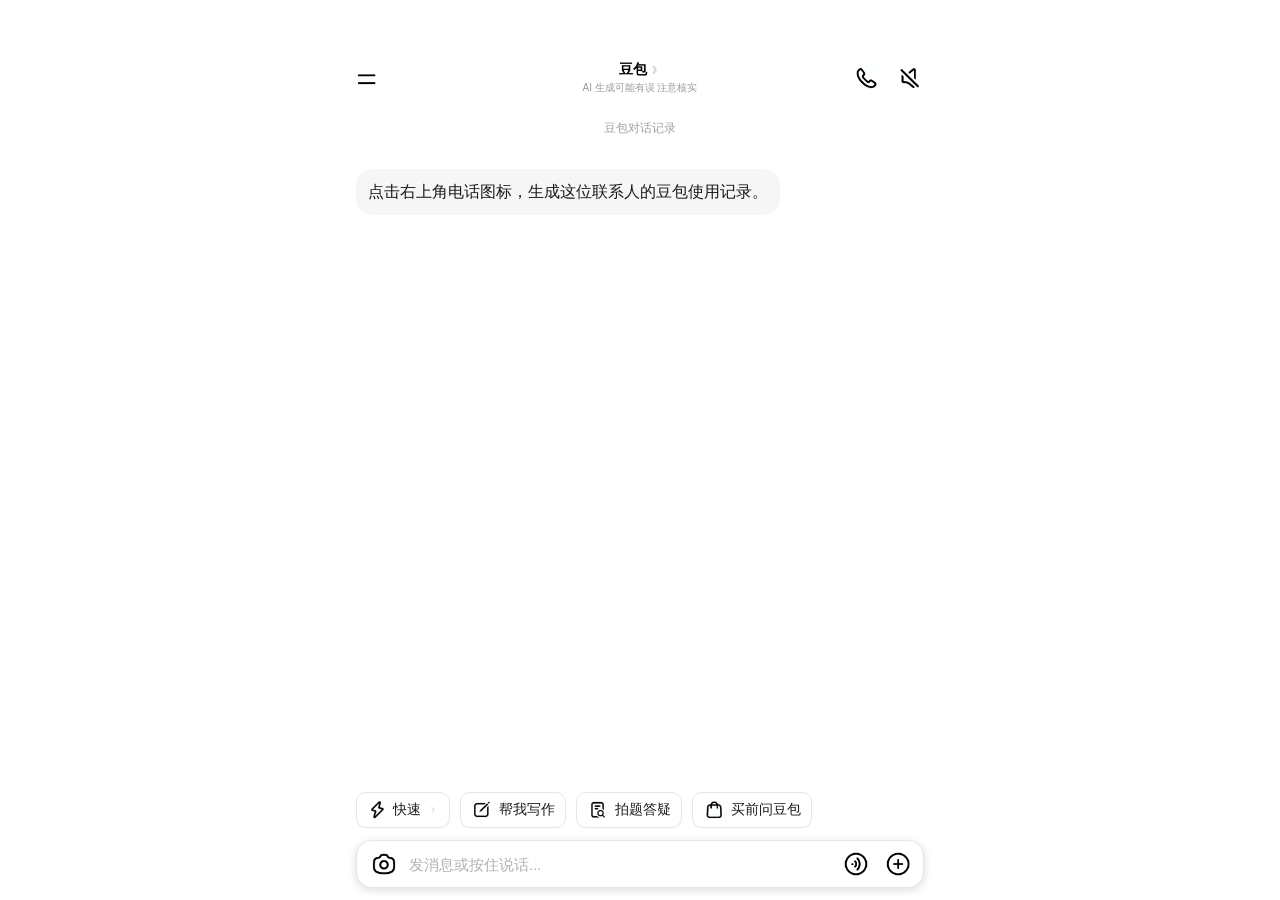
<file: doubao_clone.html>
<!DOCTYPE html>
<html lang="zh-CN">
<head>
    <meta charset="UTF-8">
    <meta name="viewport" content="width=device-width, initial-scale=1.0, maximum-scale=1.0, user-scalable=no">
    <title>Doubao UI Clone</title>
    <style>
        * { box-sizing: border-box; margin: 0; padding: 0; -webkit-tap-highlight-color: transparent; }
        body { font-family: -apple-system, BlinkMacSystemFont, "PingFang SC", "Helvetica Neue", STHeiti, "Microsoft Yahei", Tahoma, Simsun, sans-serif; background-color: #ffffff; overflow: hidden; height: 100vh; display: flex; flex-direction: column; color: #1a1a1a; }
        .app-container { position: relative; width: 100%; height: 100%; display: flex; flex-direction: column; max-width: 600px; margin: 0 auto; background-color: #ffffff; overflow: hidden; }
        .header { position: relative; display: flex; align-items: center; justify-content: space-between; padding: 60px 16px 12px; background: #fff; z-index: 10; height: 108px; flex-shrink: 0; }
        .header-left { display: flex; align-items: center; cursor: pointer; width: 40px; }
        .header-center { position: absolute; left: 50%; transform: translateX(-50%); display: flex; flex-direction: column; align-items: center; cursor: pointer; white-space: nowrap; }
        .header-title { font-size: 14px; font-weight: 600; color: #000; display: flex; align-items: center; gap: 2px; }
        .header-subtitle { font-size: 10px; color: #999; margin-top: 2px; }
        .header-right { display: flex; align-items: center; gap: 16px; width: auto; min-width: calc(var(--phone-w) + var(--mute-w) + 16px); justify-content: flex-end; flex-shrink: 0; }
        .chat-container { flex: 1 1 auto; min-height: 0; overflow-y: auto; padding: 16px 16px 124px; display: flex; flex-direction: column; gap: 24px; -webkit-overflow-scrolling: touch; overscroll-behavior-y: contain; touch-action: pan-y; }
        .chat-container::-webkit-scrollbar { display: none; }
        .message { display: flex; flex-direction: column; max-width: 88%; }
        .message-left { align-self: flex-start; }
        .message-right { align-self: flex-end; align-items: flex-end; }
        .bubble { padding: 10px 12px; font-size: 16px; line-height: 1.6; word-wrap: break-word; }
        .bubble-left { background-color: #f6f6f6; color: #1a1a1a; border-radius: 16px; }
        .bubble-right { background-color: #0071fe; color: #fff; border-radius: 16px; }
        .inline-code { background-color: #dededd; padding: 2px 6px; border-radius: 4px; font-family: ui-monospace, SFMono-Regular, Menlo, Monaco, Consolas, monospace; font-size: 14.5px; color: #333; margin: 0 2px; }
        .bubble-right .inline-code { background-color: rgba(255,255,255,0.2); color: #fff; }
        .timestamp { text-align: center; font-size: 12px; color: #b0b1b6; margin: -10px 0 10px; width: 100%; }
        .bubble-divider { height: 1px; background-color: rgba(0,0,0,0.04); margin: 12px 0 8px; }
        .action-buttons { display: flex; gap: 4px; margin-top: 6px; margin-left: -2px; margin-right: -2px; }
        .action-btn { width: 30px; height: 30px; border-radius: 10px; background-color: #ebf2fe; display: flex; justify-content: center; align-items: center; cursor: pointer; }
        .action-btn.refresh { margin-left: auto; }
        .bottom-area { position: absolute; bottom: 0; left: 0; right: 0; background: #ffffff 100%; padding: 6px 16px 12px; display: flex; flex-direction: column; gap: 8px; z-index: 10; pointer-events: none; }
        .bottom-area > * { pointer-events: auto; }
        .quick-actions { display: flex; gap: 10px; overflow-x: auto; padding-bottom: 4px; scrollbar-width: none; }
        .quick-actions::-webkit-scrollbar { display: none; }
        .quick-action-btn { white-space: nowrap; padding: 6px 10px; background-color: #ffffff; border-radius: 10px; font-size: 14px; color: #1a1a1a; display: flex; align-items: center; gap: 6px; font-weight: 500; flex-shrink: 0; border: 1.5px solid #e5e6eb; box-shadow: 0 1px 2px rgba(0,0,0,0.02); }
        .input-bar { display: flex; align-items: center; background-color: #ffffff; border-radius: 16px; padding: 8px 12px; gap: 10px; border: 1px solid #e5e6eb; box-shadow: 0 2px 8px rgba(78, 78, 78, 0.2); }
        .input-input { flex: 1; border: none; outline: none; font-size: 15px; background: transparent; padding: 6px 0; color: #1a1a1a; }
        .input-input::placeholder { color: #b0b1b6; }
        .sidebar-overlay { position: fixed; top: 0; left: 0; right: 0; bottom: 0; background-color: rgba(0,0,0,0.4); z-index: 100; opacity: 0; pointer-events: none; transition: opacity 0.3s ease; }
        .sidebar-overlay.active { opacity: 1; pointer-events: auto; }
        .sidebar { position: fixed; top: 0; left: -85%; width: 85%; max-width: 340px; height: 100%; background-color: #fff; z-index: 101; transition: left 0.3s ease; display: flex; flex-direction: column; }
        .sidebar.active { left: 0; }
        .sidebar-header { padding: 60px 20px 16px; display: flex; align-items: center; gap: 12px; height: 108px; flex-shrink: 0; }
        .search-bar { flex: 1; display: flex; align-items: center; background-color: #f4f5f9; border-radius: 20px; padding: 8px 14px; gap: 8px; }
        .search-input { border: none; outline: none; background: transparent; font-size: 15px; flex: 1; }
        .search-input::placeholder { color: #999; }
        .new-chat-btn { width: 32px; height: 32px; display: flex; align-items: center; justify-content: center; cursor: pointer; }
        .sidebar-content { flex: 1; overflow-y: auto; padding: 0 20px; }
        .sidebar-content::-webkit-scrollbar { display: none; }
        .menu-item { display: flex; align-items: center; padding: 14px 0; font-size: 16px; color: #1a1a1a; cursor: pointer; gap: 16px; font-weight: 500; }
        .menu-icon { width: 30px; height: 30px; display: flex; align-items: center; justify-content: center; border-radius: 50%; overflow: hidden; }
        .menu-icon img { width: 100%; height: 100%; object-fit: cover; }
        .badge { background-color: #eef2ff; color: #3568f5; font-size: 10px; padding: 2px 6px; border-radius: 4px; margin-left: 4px; font-weight: 600; }
        .divider { height: 1px; background-color: #f0f1f4; margin: 8px 0; }
        .history-item { display: flex; align-items: center; padding: 14px 0; font-size: 15px; color: #1a1a1a; cursor: pointer; gap: 16px; }
        .history-icon { width: 30px; height: 30px; border-radius: 50%; display: flex; align-items: center; justify-content: center; flex-shrink: 0; }
        .history-text { white-space: nowrap; overflow: hidden; text-overflow: ellipsis; flex: 1; font-weight: 400; }
        .color-green { background-color: #e8f5e9; color: #4caf50; }
        .color-pink { background-color: #fce4ec; color: #e91e63; }
        .color-red { background-color: #ffebee; color: #f44336; }
        .color-orange { background-color: #fff3e0; color: #ff9800; }
        .color-purple { background-color: #f3e5f5; color: #9c27b0; }
        .color-blue { background-color: #e3f2fd; color: #2196f3; }
        .sidebar-footer { padding: 16px 20px; display: flex; align-items: center; justify-content: space-between; border-top: 1px solid #f0f1f4; background: #fff; flex-shrink: 0; height: 72px; padding-bottom: max(16px, env(safe-area-inset-bottom)); }
        .user-info { display: flex; align-items: center; gap: 12px; cursor: pointer; }
        .user-avatar { width: 36px; height: 36px; border-radius: 50%; overflow: hidden; background: #eee; }
        .user-avatar img { width: 100%; height: 100%; object-fit: cover; }
        .user-name { font-size: 13px; font-weight: 500; display: flex; align-items: center; gap: 4px; }
        .footer-actions { display: flex; gap: 16px; }
        .footer-btn { display: flex; align-items: center; justify-content: center; cursor: pointer; }
        .flex-row { display: flex; align-items: flex-start; gap: 8px; margin-bottom: 16px; }
        .dot { margin-top: 10px; width: 4px; height: 4px; border-radius: 50%; background-color: #1a1a1a; flex-shrink: 0; }

        /* Icons cut from the supplied reference screenshots. */
        .header-left svg,
        .header-title svg,
        .header-right svg,
        .search-bar svg,
        .new-chat-btn svg,
        .menu-icon svg,
        .history-icon svg,
        .footer-btn svg,
        .input-bar > svg,
        .quick-action-btn svg:first-of-type,
        .action-btn svg { background-repeat: no-repeat; background-position: center; background-size: contain; }
        .header-left svg > *,
        .header-title svg > *,
        .header-right svg > *,
        .search-bar svg > *,
        .new-chat-btn svg > *,
        .menu-icon svg > *,
        .history-icon svg > *,
        .footer-btn svg > *,
        .input-bar > svg > *,
        .quick-action-btn svg:first-of-type > *,
        .action-btn svg > * { opacity: 0; }

        .header-left svg { background-image: url("doubao-assets/doubao-icons/menu.png"); }
        .header-title svg { background-image: url("doubao-assets/doubao-icons/chevron.png"); }
        .header-right svg:nth-child(1) { background-image: url("doubao-assets/doubao-icons/phone.png"); }
        .header-right svg:nth-child(2) { background-image: url("doubao-assets/doubao-icons/mute.png"); }

        .action-btn { background-color: transparent; background-size: 100% 100%; }
        .action-btn:nth-child(1) { background-image: url("doubao-assets/doubao-icons/copy-button.png"); }
        .action-btn:nth-child(2) { background-image: url("doubao-assets/doubao-icons/speaker-button.png"); }
        .action-btn:nth-child(3) { background-image: url("doubao-assets/doubao-icons/like-button.png"); }
        .action-btn:nth-child(4) { background-image: url("doubao-assets/doubao-icons/dislike-button.png"); }
        .action-btn:nth-child(5) { background-image: url("doubao-assets/doubao-icons/share-button.png"); }
        .action-btn:nth-child(6) { background-image: url("doubao-assets/doubao-icons/refresh-button.png"); }

        .quick-action-btn:nth-child(1) svg:first-of-type { background-image: url("doubao-assets/doubao-icons/quick-lightning.png"); }
        .quick-action-btn:nth-child(2) svg:first-of-type { background-image: url("doubao-assets/doubao-icons/quick-pencil.png"); }
        .quick-action-btn:nth-child(3) svg:first-of-type { background-image: url("doubao-assets/doubao-icons/quick-question.png"); }
        .quick-action-btn:nth-child(4) svg:first-of-type { background-image: url("doubao-assets/doubao-icons/quick-bag.png"); }

        .input-bar > svg:nth-of-type(1) { background-image: url("doubao-assets/doubao-icons/camera.png"); }
        .input-bar > svg:nth-of-type(2) { background-image: url("doubao-assets/doubao-icons/voice.png"); }
        .input-bar > svg:nth-of-type(3) { background-image: url("doubao-assets/doubao-icons/plus.png"); }

        .search-bar svg { background-image: url("doubao-assets/doubao-icons/search.png"); }
        .new-chat-btn svg { background-image: url("doubao-assets/doubao-icons/new-chat.png"); }
        .sidebar-content > .menu-item:nth-child(2) .menu-icon svg { background-image: url("doubao-assets/doubao-icons/skills.png"); }
        .sidebar-content > .menu-item:nth-child(3) .menu-icon svg { background-image: url("doubao-assets/doubao-icons/ai-create.png"); }
        .sidebar-content > .menu-item:nth-child(4) .menu-icon svg { background-image: url("doubao-assets/doubao-icons/cloud.png"); }
        .history-icon { background-position: center; background-size: 100% 100%; background-repeat: no-repeat; }
        .history-icon svg { background-image: none; }
        .history-icon.color-green { background-image: url("doubao-assets/doubao-icons/history-green.png"); }
        .history-icon.color-pink,
        .history-icon.color-red { background-image: url("doubao-assets/doubao-icons/history-pink.png"); }
        .history-icon.color-orange { background-image: url("doubao-assets/doubao-icons/history-orange.png"); }
        .history-icon.color-purple { background-image: url("doubao-assets/doubao-icons/history-purple.png"); }
        .history-icon.color-blue { background-image: url("doubao-assets/doubao-icons/history-blue.png"); }
        .footer-btn:nth-child(1) svg { background-image: url("doubao-assets/doubao-icons/scan.png"); }
        .footer-btn:nth-child(2) svg { background-image: url("doubao-assets/doubao-icons/bell.png"); }
        .footer-btn:nth-child(3) svg { background-image: url("doubao-assets/doubao-icons/settings.png"); }

        /* Keep the reference artwork crisp without scaling the whole interface. */
        .header-left svg { width: 30px; height: 30px; }
        .header-title svg { width: 16px; height: 16px; }
        .header-right svg { width: 28px; height: 28px; }
        .action-buttons { gap: 8px; }
        .action-btn { width: 38px; height: 38px; border-radius: 12px; }
        .quick-action-btn svg { width: 22px; height: 22px; }
        .quick-action-btn svg:last-child { width: 12px; height: 12px; }
        .input-bar > svg { width: 30px; height: 30px; }
        .search-bar svg { width: 26px; height: 26px; }
        .new-chat-btn svg { width: 30px; height: 30px; }
        .menu-icon { width: 36px; height: 36px; }
        .menu-icon img { width: 36px; height: 36px; }
        .menu-icon svg { width: 34px; height: 34px; }
        .history-item { gap: 14px; }
        .history-icon { width: 36px; height: 36px; }
        .user-avatar { width: 40px; height: 40px; }
        .footer-btn svg { width: 30px; height: 30px; }

        /* ===== 素材尺寸调节区：以后只改这里 ===== */
        :root {
            --menu-w: 20px; --menu-h: 20px;
            --chevron-w: 12px; --chevron-h: 12px;
            --phone-w: 30px; --phone-h: 30px;
            --mute-w: 26px; --mute-h: 26px;

            --copy-button-w: 42px; --copy-button-h: 34px;
            --speaker-button-w: 42px; --speaker-button-h: 34px;
            --like-button-w: 42px; --like-button-h: 34px;
            --dislike-button-w: 42px; --dislike-button-h: 34px;
            --share-button-w: 42px; --share-button-h: 34px;
            --refresh-button-w: 42px; --refresh-button-h: 34px;

            --quick-lightning-w: 20px; --quick-lightning-h: 20px;
            --quick-pencil-w: 22px; --quick-pencil-h: 22px;
            --quick-question-w: 22px; --quick-question-h: 22px;
            --quick-bag-w: 22px; --quick-bag-h: 22px;
            --quick-arrow-w: 12px; --quick-arrow-h: 12px;

            --camera-w: 30px; --camera-h: 30px;
            --voice-w: 30px; --voice-h: 30px;
            --plus-w: 30px; --plus-h: 30px;

            --search-w: 26px; --search-h: 26px;
            --new-chat-w: 30px; --new-chat-h: 30px;
            --skills-w: 30px; --skills-h: 30px;
            --ai-create-w: 30px; --ai-create-h: 30px;
            --cloud-w: 30px; --cloud-h: 30px;
            --history-green-w: 38px; --history-green-h: 38px;
            --history-pink-w: 50px; --history-pink-h: 48px;
            --history-orange-w: 48px; --history-orange-h: 44px;
            --history-purple-w: 38px; --history-purple-h: 38px;
            --history-blue-w: 38px; --history-blue-h: 38px;
            --history-green-x: 0px;
            --history-pink-x: -6px;
            --history-orange-x: -6px;
            --history-purple-x: 0px;
            --history-blue-x: 0px;
            --scan-w: 30px; --scan-h: 30px;
            --bell-w: 30px; --bell-h: 30px;
            --settings-w: 30px; --settings-h: 30px;
            --doubao-avatar-w: 36px; --doubao-avatar-h: 36px;
            --user-avatar-w: 40px; --user-avatar-h: 40px;
        }

        .header-left svg { width: var(--menu-w); height: var(--menu-h); }
        .header-title svg { width: var(--chevron-w); height: var(--chevron-h); }
        .header-right svg:nth-child(1) { width: var(--phone-w); height: var(--phone-h); flex: 0 0 auto; }
        .header-right svg:nth-child(2) { width: var(--mute-w); height: var(--mute-h); flex: 0 0 auto; }

        .action-btn:nth-child(1) { width: var(--copy-button-w); height: var(--copy-button-h); }
        .action-btn:nth-child(2) { width: var(--speaker-button-w); height: var(--speaker-button-h); }
        .action-btn:nth-child(3) { width: var(--like-button-w); height: var(--like-button-h); }
        .action-btn:nth-child(4) { width: var(--dislike-button-w); height: var(--dislike-button-h); }
        .action-btn:nth-child(5) { width: var(--share-button-w); height: var(--share-button-h); }
        .action-btn:nth-child(6) { width: var(--refresh-button-w); height: var(--refresh-button-h); }

        .quick-action-btn:nth-child(1) svg:first-of-type { width: var(--quick-lightning-w); height: var(--quick-lightning-h); }
        .quick-action-btn:nth-child(2) svg:first-of-type { width: var(--quick-pencil-w); height: var(--quick-pencil-h); }
        .quick-action-btn:nth-child(3) svg:first-of-type { width: var(--quick-question-w); height: var(--quick-question-h); }
        .quick-action-btn:nth-child(4) svg:first-of-type { width: var(--quick-bag-w); height: var(--quick-bag-h); }
        .quick-action-btn:nth-child(1) svg:last-child { width: var(--quick-arrow-w); height: var(--quick-arrow-h); }

        .input-bar > svg:nth-of-type(1) { width: var(--camera-w); height: var(--camera-h); }
        .input-bar > svg:nth-of-type(2) { width: var(--voice-w); height: var(--voice-h); }
        .input-bar > svg:nth-of-type(3) { width: var(--plus-w); height: var(--plus-h); }

        .search-bar svg { width: var(--search-w); height: var(--search-h); }
        .new-chat-btn svg { width: var(--new-chat-w); height: var(--new-chat-h); }
        .sidebar-content > .menu-item:nth-child(2) .menu-icon svg { width: var(--skills-w); height: var(--skills-h); }
        .sidebar-content > .menu-item:nth-child(3) .menu-icon svg { width: var(--ai-create-w); height: var(--ai-create-h); }
        .sidebar-content > .menu-item:nth-child(4) .menu-icon svg { width: var(--cloud-w); height: var(--cloud-h); }
        .history-icon {
            margin-left: var(--history-icon-x, 0px);
        }
        .history-icon.color-green {
            --history-icon-x: var(--history-green-x);
            width: var(--history-green-w);
            height: var(--history-green-h);
        }
        .history-icon.color-pink,
        .history-icon.color-red {
            --history-icon-x: var(--history-pink-x);
            width: var(--history-pink-w);
            height: var(--history-pink-h);
        }
        .history-icon.color-orange {
            --history-icon-x: var(--history-orange-x);
            width: var(--history-orange-w);
            height: var(--history-orange-h);
        }
        .history-icon.color-purple {
            --history-icon-x: var(--history-purple-x);
            width: var(--history-purple-w);
            height: var(--history-purple-h);
        }
        .history-icon.color-blue {
            --history-icon-x: var(--history-blue-x);
            width: var(--history-blue-w);
            height: var(--history-blue-h);
        }
        .footer-btn:nth-child(1) svg { width: var(--scan-w); height: var(--scan-h); }
        .footer-btn:nth-child(2) svg { width: var(--bell-w); height: var(--bell-h); }
        .footer-btn:nth-child(3) svg { width: var(--settings-w); height: var(--settings-h); }
        .menu-icon { width: var(--doubao-avatar-w); height: var(--doubao-avatar-h); }
        .menu-icon img { width: var(--doubao-avatar-w); height: var(--doubao-avatar-h); }
        .user-avatar { width: var(--user-avatar-w); height: var(--user-avatar-h); }
        /* ===== 素材尺寸调节区结束 ===== */

        /* Generated phone records reuse the original Doubao layout. */
        .header-right svg:first-child { cursor: pointer; }
        .header-right svg:first-child.is-generating { opacity: .42; animation: doubao-generate-pulse 1s ease-in-out infinite; }
        .doubao-generated-title { text-align: center; color: #a0a1a8; font-size: 12px; margin: -4px 0 8px; }
        .doubao-media-card { width: min(224px, 72vw); overflow: hidden; border: 1px solid #e8e9ee; border-radius: 14px; background: #fafafb; }
        .message-right .doubao-media-card { border-color: rgba(0, 113, 254, .24); }
        .doubao-media-preview { position: relative; aspect-ratio: 1 / 1; padding: 14px; display: flex; flex-direction: column; justify-content: flex-end; overflow: hidden; color: #fff; background: linear-gradient(145deg, #759dd6, #9d7ebd 48%, #2d4d79); }
        .doubao-media-preview.video { background: linear-gradient(145deg, #323d57, #8a668e 52%, #d49776); }
        .doubao-media-preview::before { content: ""; position: absolute; inset: 0; background: linear-gradient(180deg, transparent 35%, rgba(0,0,0,.55)); }
        .doubao-media-kind, .doubao-media-description, .doubao-play-mark { position: relative; z-index: 1; }
        .doubao-media-kind { align-self: flex-start; padding: 3px 6px; border-radius: 999px; background: rgba(0,0,0,.24); font-size: 10px; }
        .doubao-media-description { margin-top: auto; font-size: 13px; font-weight: 600; line-height: 1.45; }
        .doubao-play-mark { position: absolute; top: 50%; left: 50%; width: 42px; height: 42px; border-radius: 50%; transform: translate(-50%, -50%); display: flex; align-items: center; justify-content: center; background: rgba(255,255,255,.9); color: #222; font-size: 18px; }
        .doubao-media-meta { padding: 9px 11px; }
        .doubao-media-title { font-size: 13px; font-weight: 600; }
        .doubao-media-detail { margin-top: 3px; color: #8e8f96; font-size: 11px; line-height: 1.4; }
        .doubao-file-card { width: min(250px, 76vw); display: flex; align-items: center; gap: 10px; padding: 11px; border-radius: 13px; background: #f5f7fb; }
        .doubao-file-icon { width: 34px; height: 40px; flex: 0 0 auto; display: flex; align-items: center; justify-content: center; border-radius: 8px; background: #e4ecff; color: #2469f0; font-size: 10px; font-weight: 800; }
        .doubao-file-copy { min-width: 0; }
        .doubao-file-name { overflow: hidden; color: #111 !important; font-size: 13px; font-weight: 600; text-overflow: ellipsis; white-space: nowrap; }
        .doubao-file-meta { margin-top: 3px; color: #9899a1; font-size: 11px; }
        .doubao-message-bubble { display: flex; flex-direction: column; gap: 8px; }
        .doubao-message-bubble .doubao-media-card,
        .doubao-message-bubble .doubao-file-card { max-width: 100%; }
        .doubao-message-time { display: block; align-self: stretch; margin: -12px 0 10px; }
        .doubao-history-item.is-active { background: #f3f6ff; border-radius: 10px; }
        .doubao-history-item.is-generating { opacity: .5; pointer-events: none; }
        .doubao-message-bubble strong { font-weight: 700; }
        @keyframes doubao-generate-pulse { 50% { transform: scale(.88); } }

    </style>
</head>
<body>
<div class="app-container">
    <div class="header">
        <div class="header-left" id="hamburgerBtn">
            <svg viewBox="0 0 24 24" width="22" height="22">
                <rect x="2" y="7" width="20" height="2" fill="#000" rx="1"/>
                <rect x="2" y="15" width="14" height="2" fill="#000" rx="1"/>
            </svg>
        </div>
        <div class="header-center" id="doubaoHeaderBack" role="button" tabindex="0" aria-label="返回查手机主屏幕">
            <div class="header-title">
                豆包 <svg viewBox="0 0 24 24" width="12" height="12" stroke="#999" stroke-width="2" fill="none"><path d="M9 18l6-6-6-6"/></svg>
            </div>
            <div class="header-subtitle">AI 生成可能有误 注意核实</div>
        </div>
        <div class="header-right">
            <svg viewBox="0 0 24 24" width="20" height="20" stroke="#000" stroke-width="1.5" fill="none" stroke-linecap="round" stroke-linejoin="round"><path d="M22 16.92v3a2 2 0 0 1-2.18 2 19.79 19.79 0 0 1-8.63-3.07 19.5 19.5 0 0 1-6-6 19.79 19.79 0 0 1-3.07-8.67A2 2 0 0 1 4.11 2h3a2 2 0 0 1 2 1.72 12.84 12.84 0 0 0 .7 2.81 2 2 0 0 1-.45 2.11L8.09 9.91a16 16 0 0 0 6 6l1.27-1.27a2 2 0 0 1 2.11-.45 12.84 12.84 0 0 0 2.81.7A2 2 0 0 1 22 16.92z"></path></svg>
            <svg viewBox="0 0 24 24" width="20" height="20" stroke="#000" stroke-width="1.5" fill="none" stroke-linecap="round" stroke-linejoin="round"><polygon points="11 5 6 9 2 9 2 15 6 15 11 19 11 5"></polygon><line x1="23" y1="9" x2="17" y2="15"></line><line x1="17" y1="9" x2="23" y2="15"></line></svg>
        </div>
    </div>
    <div class="chat-container">
        <div class="message message-left">
            <div class="bubble bubble-left">
                <p style="margin-bottom: 12px;">3. 保存，再点「重建向量索引」</p>
                <p style="margin-bottom: 16px;">4. 如果还是报错：去硅基流动模型页，确认 <span class="inline-code">BAAI/bge-m3</span> 这个模型已经开通可用</p>
                <p style="font-weight: 600; font-size: 17px; margin-bottom: 16px;">临时备选方案</p>
                <p style="margin-bottom: 12px;">如果你暂时不想折腾向量接口：</p>
                <div class="flex-row">
                    <div class="dot"></div>
                    <p>可以把页面里 <span class="inline-code">vector_enabled</span> 改成 <span class="inline-code">false</span>，直接关闭远程向量检索，只用本地关键词记忆，不会再报这个 401。</p>
                </div>
                <p>需要我给你一段可以直接加到前端做 Key 可用性前置检测（提前校验会不会 401）的 JS 代码吗？</p>
            </div>
        </div>
        <div class="timestamp">10:24</div>
        <div class="message message-right">
            <div class="bubble bubble-right">哈喽豆包</div>
        </div>
        <div class="message message-left">
            <div class="bubble bubble-left">
                <div style="margin-bottom: 8px;">哈喽～ 😆 有什么要帮忙的吗？</div>
                <div class="bubble-divider"></div>
                <div class="action-buttons">
                    <div class="action-btn"><svg viewBox="0 0 24 24" width="16" height="16" stroke="#3568f5" stroke-width="1.5" fill="none" stroke-linecap="round" stroke-linejoin="round"><rect x="9" y="9" width="13" height="13" rx="2" ry="2"></rect><path d="M5 15H4a2 2 0 0 1-2-2V4a2 2 0 0 1 2-2h9a2 2 0 0 1 2 2v1"></path></svg></div>
                    <div class="action-btn"><svg viewBox="0 0 24 24" width="16" height="16" stroke="#3568f5" stroke-width="1.5" fill="none" stroke-linecap="round" stroke-linejoin="round"><polygon points="11 5 6 9 2 9 2 15 6 15 11 19 11 5"></polygon><path d="M19.07 4.93a10 10 0 0 1 0 14.14M15.54 8.46a5 5 0 0 1 0 7.07"></path></svg></div>
                    <div class="action-btn"><svg viewBox="0 0 24 24" width="16" height="16" stroke="#3568f5" stroke-width="1.5" fill="none" stroke-linecap="round" stroke-linejoin="round"><path d="M14 9V5a3 3 0 0 0-3-3l-4 9v11h11.28a2 2 0 0 0 2-1.7l1.38-9a2 2 0 0 0-2-2.3zM7 22H4a2 2 0 0 1-2-2v-7a2 2 0 0 1 2-2h3"></path></svg></div>
                    <div class="action-btn"><svg viewBox="0 0 24 24" width="16" height="16" stroke="#3568f5" stroke-width="1.5" fill="none" stroke-linecap="round" stroke-linejoin="round"><path d="M10 15v4a3 3 0 0 0 3 3l4-9V2H5.72a2 2 0 0 0-2 1.7l-1.38 9a2 2 0 0 0 2 2.3zm7-13h3a2 2 0 0 1 2 2v7a2 2 0 0 1-2 2h-3"></path></svg></div>
                    <div class="action-btn"><svg viewBox="0 0 24 24" width="16" height="16" stroke="#3568f5" stroke-width="1.5" fill="none" stroke-linecap="round" stroke-linejoin="round"><polyline points="15 14 20 9 15 4"></polyline><path d="M4 20v-7a4 4 0 0 1 4-4h12"></path></svg></div>
                    <div class="action-btn refresh"><svg viewBox="0 0 24 24" width="16" height="16" stroke="#3568f5" stroke-width="1.5" fill="none" stroke-linecap="round" stroke-linejoin="round"><polyline points="23 4 23 10 17 10"></polyline><polyline points="1 20 1 14 7 14"></polyline><path d="M3.51 9a9 9 0 0 1 14.85-3.36L23 10M1 14l4.64 4.36A9 9 0 0 0 20.49 15"></path></svg></div>
                </div>
            </div>
        </div>
    </div>
    <div class="bottom-area">
        <div class="quick-actions">
            <div class="quick-action-btn"><svg viewBox="0 0 24 24" width="16" height="16" stroke="#1a1a1a" stroke-width="1.8" fill="none" stroke-linejoin="round"><polygon points="13 2 3 14 12 14 11 22 21 10 12 10 13 2"></polygon></svg>快速 <svg viewBox="0 0 24 24" width="12" height="12" stroke="#ccc" stroke-width="2" fill="none"><path d="M9 18l6-6-6-6"/></svg></div>
            <div class="quick-action-btn"><svg viewBox="0 0 24 24" width="16" height="16" stroke="#1a1a1a" stroke-width="1.8" fill="none" stroke-linecap="round" stroke-linejoin="round"><path d="M12 20h9"></path><path d="M16.5 3.5a2.121 2.121 0 0 1 3 3L7 19l-4 1 1-4L16.5 3.5z"></path></svg>帮我写作</div>
            <div class="quick-action-btn"><svg viewBox="0 0 24 24" width="16" height="16" stroke="#1a1a1a" stroke-width="1.8" fill="none" stroke-linecap="round" stroke-linejoin="round"><rect x="3" y="3" width="18" height="18" rx="2"></rect><circle cx="8" cy="8" r="2"></circle><path d="M21 15l-4-4-4 4"></path><circle cx="16" cy="16" r="4"></circle><line x1="18.8" y1="18.8" x2="21" y2="21"></line></svg>拍题答疑</div>
            <div class="quick-action-btn"><svg viewBox="0 0 24 24" width="16" height="16" stroke="#1a1a1a" stroke-width="1.8" fill="none" stroke-linecap="round" stroke-linejoin="round"><path d="M6 2L3 6v14a2 2 0 0 0 2 2h14a2 2 0 0 0 2-2V6l-3-4z"></path><line x1="3" y1="6" x2="21" y2="6"></line><path d="M16 10a4 4 0 0 1-8 0"></path></svg>买前问豆包</div>
        </div>
        <div class="input-bar">
            <svg class="icon-btn" viewBox="0 0 24 24" width="24" height="24" stroke="currentColor" stroke-width="1.8" fill="none" stroke-linecap="round" stroke-linejoin="round"><path d="M20.5 7h-3l-1.5-2h-8L6.5 7h-3a2.5 2.5 0 0 0-2.5 2.5v10A2.5 2.5 0 0 0 3.5 22h17a2.5 2.5 0 0 0 2.5-2.5v-10A2.5 2.5 0 0 0 20.5 7z"></path><circle cx="12" cy="14" r="4.5"></circle></svg>
            <input type="text" class="input-input" placeholder="发消息或按住说话...">
            <svg viewBox="0 0 24 24" width="24" height="24" stroke="#1a1a1a" stroke-width="1.8" fill="none" stroke-linecap="round" stroke-linejoin="round"><path d="M12 2a3 3 0 0 0-3 3v7a3 3 0 0 0 6 0V5a3 3 0 0 0-3-3z"></path><path d="M19 10v2a7 7 0 0 1-14 0v-2"></path><line x1="12" y1="19" x2="12" y2="22"></line></svg>
            <svg viewBox="0 0 24 24" width="24" height="24" stroke="#1a1a1a" stroke-width="1.8" fill="none" stroke-linecap="round" stroke-linejoin="round"><circle cx="12" cy="12" r="10"></circle><line x1="12" y1="8" x2="12" y2="16"></line><line x1="8" y1="12" x2="16" y2="12"></line></svg>
        </div>
    </div>
</div>
<div class="sidebar-overlay" id="sidebarOverlay"></div>
<div class="sidebar" id="sidebar">
    <div class="sidebar-header">
        <div class="search-bar">
            <svg viewBox="0 0 24 24" width="18" height="18" stroke="#999" stroke-width="2" fill="none"><circle cx="11" cy="11" r="8"></circle><line x1="21" y1="21" x2="16.65" y2="16.65"></line></svg>
            <input type="text" class="search-input" placeholder="搜索">
        </div>
        <div class="new-chat-btn">
            <svg viewBox="0 0 24 24" width="22" height="22" stroke="#1a1a1a" stroke-width="2" fill="none" stroke-linecap="round" stroke-linejoin="round"><path d="M11 4H4a2 2 0 0 0-2 2v14a2 2 0 0 0 2 2h14a2 2 0 0 0 2-2v-7"></path><path d="M18.5 2.5a2.121 2.121 0 0 1 3 3L12 15l-4 1 1-4 9.5-9.5z"></path></svg>
        </div>
    </div>
    <div class="sidebar-content">
        <div class="menu-item">
            <div class="menu-icon" style="background-color: #f4f5f9;"><img src="doubao-assets/doubao-avatar.png" alt="豆包"></div>
            豆包
        </div>
        <div class="menu-item">
            <div class="menu-icon"><svg viewBox="0 0 24 24" width="24" height="24" stroke="#1a1a1a" stroke-width="1.5" fill="none" stroke-linecap="round" stroke-linejoin="round"><polygon points="12 2 2 7 12 12 22 7 12 2"></polygon><polyline points="2 12 12 17 22 12"></polyline><polyline points="2 17 12 22 22 17"></polyline></svg></div>
            技能
        </div>
        <div class="menu-item">
            <div class="menu-icon"><svg viewBox="0 0 24 24" width="24" height="24" stroke="#1a1a1a" stroke-width="1.5" fill="none" stroke-linecap="round" stroke-linejoin="round"><rect x="3" y="3" width="18" height="18" rx="4"></rect><line x1="12" y1="8" x2="12" y2="16"></line><line x1="8" y1="12" x2="16" y2="12"></line><path d="M16 8l1-1m-4 5l-1 1" stroke-width="1.5"></path></svg></div>
            AI 创作
        </div>
        <div class="menu-item">
            <div class="menu-icon"><svg viewBox="0 0 24 24" width="24" height="24" stroke="#1a1a1a" stroke-width="1.5" fill="none" stroke-linecap="round" stroke-linejoin="round"><path d="M18 10h-1.26A8 8 0 1 0 9 20h9a5 5 0 0 0 0-10z"></path></svg></div>
            云盘 <span class="badge">新</span>
        </div>
        <div class="divider"></div>
    </div>
    <div class="sidebar-footer">
        <div class="user-info">
            <div class="user-avatar"><img id="doubaoFooterAvatar" src="doubao-assets/user-avatar.png" alt="联系人"></div>
            <div class="user-name" id="doubaoFooterName">联系人 <svg viewBox="0 0 24 24" width="16" height="16" stroke="#999" stroke-width="2" fill="none" stroke-linecap="round" stroke-linejoin="round"><path d="M9 18l6-6-6-6"/></svg></div>
        </div>
        <div class="footer-actions">
            <div class="footer-btn"><svg viewBox="0 0 24 24" width="22" height="22" stroke="#1a1a1a" stroke-width="1.5" fill="none" stroke-linecap="round" stroke-linejoin="round"><path d="M3 7V5a2 2 0 0 1 2-2h2"></path><path d="M17 3h2a2 2 0 0 1 2 2v2"></path><path d="M21 17v2a2 2 0 0 1-2 2h-2"></path><path d="M7 21H5a2 2 0 0 1-2-2v-2"></path><rect x="7" y="11" width="10" height="2"></rect></svg></div>
            <div class="footer-btn"><svg viewBox="0 0 24 24" width="22" height="22" stroke="#1a1a1a" stroke-width="1.5" fill="none" stroke-linecap="round" stroke-linejoin="round"><path d="M18 8A6 6 0 0 0 6 8c0 7-3 9-3 9h18s-3-2-3-9"></path><path d="M13.73 21a2 2 0 0 1-3.46 0"></path></svg></div>
            <div class="footer-btn"><svg viewBox="0 0 24 24" width="22" height="22" stroke="#1a1a1a" stroke-width="1.5" fill="none" stroke-linecap="round" stroke-linejoin="round"><circle cx="12" cy="12" r="3"></circle><path d="M19.4 15a1.65 1.65 0 0 0 .33 1.82l.06.06a2 2 0 0 1 0 2.83 2 2 0 0 1-2.83 0l-.06-.06a1.65 1.65 0 0 0-1.82-.33 1.65 1.65 0 0 0-1 1.51V21a2 2 0 0 1-2 2 2 2 0 0 1-2-2v-.09A1.65 1.65 0 0 0 9 19.4a1.65 1.65 0 0 0-1.82.33l-.06.06a2 2 0 0 1-2.83 0 2 2 0 0 1 0-2.83l.06-.06a1.65 1.65 0 0 0 .33-1.82 1.65 1.65 0 0 0-1.51-1H3a2 2 0 0 1-2-2 2 2 0 0 1 2-2h.09A1.65 1.65 0 0 0 4.6 9a1.65 1.65 0 0 0-.33-1.82l-.06-.06a2 2 0 0 1 0-2.83 2 2 0 0 1 2.83 0l.06.06a1.65 1.65 0 0 0 1.82.33H9a1.65 1.65 0 0 0 1-1.51V3a2 2 0 0 1 2-2 2 2 0 0 1 2 2v.09a1.65 1.65 0 0 0 1 1.51 1.65 1.65 0 0 0 1.82-.33l.06-.06a2 2 0 0 1 2.83 0 2 2 0 0 1 0 2.83l-.06.06a1.65 1.65 0 0 0-.33 1.82V9a1.65 1.65 0 0 0 1.51 1H21a2 2 0 0 1 2 2 2 2 0 0 1-2 2h-.09a1.65 1.65 0 0 0-1.51 1z"></path></svg></div>
        </div>
    </div>
</div>
<script>
    const doubaoPageState = {
        data: { conversations: [], activeConversationId: '' },
        activeConversationId: '',
        isGenerating: false
    };

    const doubaoEscape = (value) => String(value == null ? '' : value).replace(/[&<>"']/g, char => ({
        '&': '&amp;',
        '<': '&lt;',
        '>': '&gt;',
        '"': '&quot;',
        "'": '&#39;'
    })[char]);

    function formatDoubaoText(value, isAi) {
        const escaped = doubaoEscape(value).replace(/\r\n?/g, '\n');
        if (!isAi) return escaped;
        return escaped.replace(/\*\*([\s\S]+?)\*\*/g, '<strong>$1</strong>');
    }

    const doubaoPost = (action, payload = {}) => {
        if (window.parent && window.parent !== window) {
            window.parent.postMessage({ source: 'phone-doubao', action, payload }, '*');
        }
    };

    function getActiveDoubaoConversation() {
        const conversations = Array.isArray(doubaoPageState.data.conversations)
            ? doubaoPageState.data.conversations
            : [];
        return conversations.find(item => item.id === doubaoPageState.activeConversationId)
            || conversations[0]
            || null;
    }

    function renderDoubaoAsset(message) {
        const asset = message.asset || {};
        if (message.type === 'file') {
            const extension = String(asset.fileType || (asset.fileName || '').split('.').pop() || 'FILE')
                .slice(0, 5)
                .toUpperCase();
            return `<div class="doubao-file-card">
                <div class="doubao-file-icon">${doubaoEscape(extension)}</div>
                <div class="doubao-file-copy">
                    <div class="doubao-file-name">${doubaoEscape(asset.fileName || asset.title || '文件')}</div>
                    <div class="doubao-file-meta">${doubaoEscape([asset.fileType, asset.fileSize].filter(Boolean).join(' · ') || '豆包生成的文件')}</div>
                </div>
            </div>`;
        }

        const isVideo = message.type === 'video';
        return `<div class="doubao-media-card">
            <div class="doubao-media-preview${isVideo ? ' video' : ''}">
                <span class="doubao-media-kind">${isVideo ? '视频' : '图片'}</span>
                ${isVideo ? '<span class="doubao-play-mark">▶</span>' : ''}
                <div class="doubao-media-description">${doubaoEscape(asset.description || '一张由对话内容生成的图片')}</div>
            </div>
            <div class="doubao-media-meta">
                <div class="doubao-media-title">${doubaoEscape(asset.title || (isVideo ? '生成视频' : '生成图片'))}</div>
                <div class="doubao-media-detail">${doubaoEscape(asset.detail || asset.duration || '可在对话中查看生成说明')}</div>
            </div>
        </div>`;
    }

    function parseDoubaoTime(value) {
        const text = String(value || '').trim();
        const match = text.match(/(\d{1,2}):(\d{2})/);
        if (!match) return null;
        const minutes = Number(match[1]) * 60 + Number(match[2]);
        if (text.includes('昨天')) return minutes - 24 * 60;
        if (text.includes('前天')) return minutes - 48 * 60;
        return minutes;
    }

    function shouldRenderDoubaoTime(message, previousMessage) {
        if (!message || !message.time) return false;
        if (!previousMessage || !previousMessage.time) return false;
        const current = parseDoubaoTime(message.time);
        const previous = parseDoubaoTime(previousMessage.time);
        if (current == null || previous == null) return false;
        return Math.abs(current - previous) >= 10;
    }

    function renderDoubaoMessage(message, index, messages) {
        const isAi = message.role === 'ai';
        const sideClass = isAi ? 'message-left' : 'message-right';
        const bubbleClass = isAi ? 'bubble-left' : 'bubble-right';
        const hasAsset = ['image', 'video', 'file'].includes(message.type);
        const assetMarkup = hasAsset ? renderDoubaoAsset(message) : '';
        const textMarkup = message.text ? `<div>${formatDoubaoText(message.text, isAi)}</div>` : '';
        const contentMarkup = assetMarkup || textMarkup
            ? `<div class="bubble ${bubbleClass} doubao-message-bubble">${assetMarkup}${textMarkup}</div>`
            : '';
        const timeMarkup = shouldRenderDoubaoTime(message, messages[index - 1])
            ? `<div class="timestamp doubao-message-time">${doubaoEscape(message.time)}</div>`
            : '';
        return `${timeMarkup}<div class="message ${sideClass}">${contentMarkup}</div>`;
    }

    function renderDoubaoConversation(conversation) {
        const chat = document.querySelector('.chat-container');
        if (!chat) return;
        if (!conversation) {
            chat.innerHTML = `
                <div class="doubao-generated-title">豆包对话记录</div>
                <div class="message message-left">
                    <div class="bubble bubble-left">点击右上角电话图标，生成这位联系人的豆包使用记录。</div>
                </div>`;
            return;
        }

        const messages = Array.isArray(conversation.messages) ? conversation.messages : [];
        chat.innerHTML = `
            <div class="doubao-generated-title">${doubaoEscape(conversation.title || '豆包对话')}</div>
            ${messages.map((message, index) => renderDoubaoMessage(message, index, messages)).join('')}`;
        chat.scrollTop = chat.scrollHeight;
    }

    function renderDoubaoConversationTitles() {
        const sidebar = document.querySelector('.sidebar-content');
        if (!sidebar) return;
        sidebar.querySelectorAll('.doubao-generated-history').forEach(item => item.remove());
        const conversations = Array.isArray(doubaoPageState.data.conversations)
            ? doubaoPageState.data.conversations
            : [];
        if (!conversations.length) return;

        const divider = sidebar.querySelector('.divider');
        conversations.forEach((conversation, index) => {
            const item = document.createElement('div');
            item.className = `history-item doubao-generated-history${conversation.id === doubaoPageState.activeConversationId ? ' is-active' : ''}`;
            item.dataset.conversationId = conversation.id;
            item.innerHTML = `
                <div class="history-icon color-${['green', 'pink', 'orange', 'purple', 'blue'][index % 5]}"></div>
                <div class="history-text">${doubaoEscape(conversation.title || '未命名对话')}</div>`;
            item.addEventListener('click', () => {
                doubaoPageState.activeConversationId = conversation.id;
                doubaoPageState.data.activeConversationId = conversation.id;
                renderDoubaoConversationTitles();
                renderDoubaoConversation(conversation);
                doubaoPost('select-conversation', { activeConversationId: conversation.id });
                document.getElementById('sidebar')?.classList.remove('active');
                document.getElementById('sidebarOverlay')?.classList.remove('active');
            });
            sidebar.insertBefore(item, divider || sidebar.firstChild);
        });
    }

    function renderDoubaoPage() {
        const active = getActiveDoubaoConversation();
        if (!doubaoPageState.activeConversationId && active) {
            doubaoPageState.activeConversationId = active.id;
        }
        renderDoubaoConversationTitles();
        renderDoubaoConversation(active);
        const footerAvatar = document.getElementById('doubaoFooterAvatar');
        const footerName = document.getElementById('doubaoFooterName');
        if (footerAvatar) {
            footerAvatar.src = doubaoPageState.contactAvatar || 'doubao-assets/user-avatar.png';
            footerAvatar.alt = doubaoPageState.contactDisplayName || '联系人';
        }
        if (footerName) {
            footerName.firstChild && (footerName.firstChild.textContent = doubaoPageState.contactDisplayName || doubaoPageState.contactName || '联系人');
        }
        const generateIcon = document.querySelector('.header-right svg:first-child');
        if (generateIcon) {
            generateIcon.classList.toggle('is-generating', doubaoPageState.isGenerating);
            generateIcon.setAttribute('aria-label', doubaoPageState.isGenerating ? '正在生成' : '生成豆包对话');
        }
    }

    document.getElementById('hamburgerBtn')?.addEventListener('click', () => {
        document.getElementById('sidebar')?.classList.add('active');
        document.getElementById('sidebarOverlay')?.classList.add('active');
    });
    document.getElementById('sidebarOverlay')?.addEventListener('click', () => {
        document.getElementById('sidebar')?.classList.remove('active');
        document.getElementById('sidebarOverlay')?.classList.remove('active');
    });

    document.getElementById('doubaoHeaderBack')?.addEventListener('click', () => doubaoPost('close'));
    document.getElementById('doubaoHeaderBack')?.addEventListener('keydown', event => {
        if (event.key === 'Enter' || event.key === ' ') {
            event.preventDefault();
            doubaoPost('close');
        }
    });
    document.querySelector('.header-right svg:first-child')?.addEventListener('click', () => {
        if (!doubaoPageState.isGenerating) doubaoPost('request-generate');
    });

    window.addEventListener('message', event => {
        const data = event.data;
        if (!data || data.source !== 'phone-doubao-host') return;
        if (data.action === 'sync-state') {
            const payload = data.payload || {};
            const nextContactId = String(payload.contactId || '');
            const contactChanged = doubaoPageState.contactId && doubaoPageState.contactId !== nextContactId;
            doubaoPageState.contactId = nextContactId;
            doubaoPageState.data = payload.doubaoData || { conversations: [], activeConversationId: '' };
            doubaoPageState.activeConversationId = contactChanged
                ? (payload.activeConversationId || ((doubaoPageState.data.conversations || [])[0] || {}).id || '')
                : (payload.activeConversationId
                    || doubaoPageState.data.activeConversationId
                    || ((doubaoPageState.data.conversations || [])[0] || {}).id
                    || '');
            doubaoPageState.isGenerating = !!payload.isGenerating;
            doubaoPageState.contactAvatar = payload.contactAvatar || '';
            doubaoPageState.contactDisplayName = payload.contactDisplayName || payload.contactName || '联系人';
            doubaoPageState.contactName = payload.contactName || '联系人';
            renderDoubaoPage();
        } else if (data.action === 'generation-state') {
            doubaoPageState.isGenerating = !!(data.payload && data.payload.isGenerating);
            renderDoubaoPage();
        }
    });

    renderDoubaoPage();
    doubaoPost('ready');
    doubaoPost('request-state');
</script>
</body>
</html>
</file>
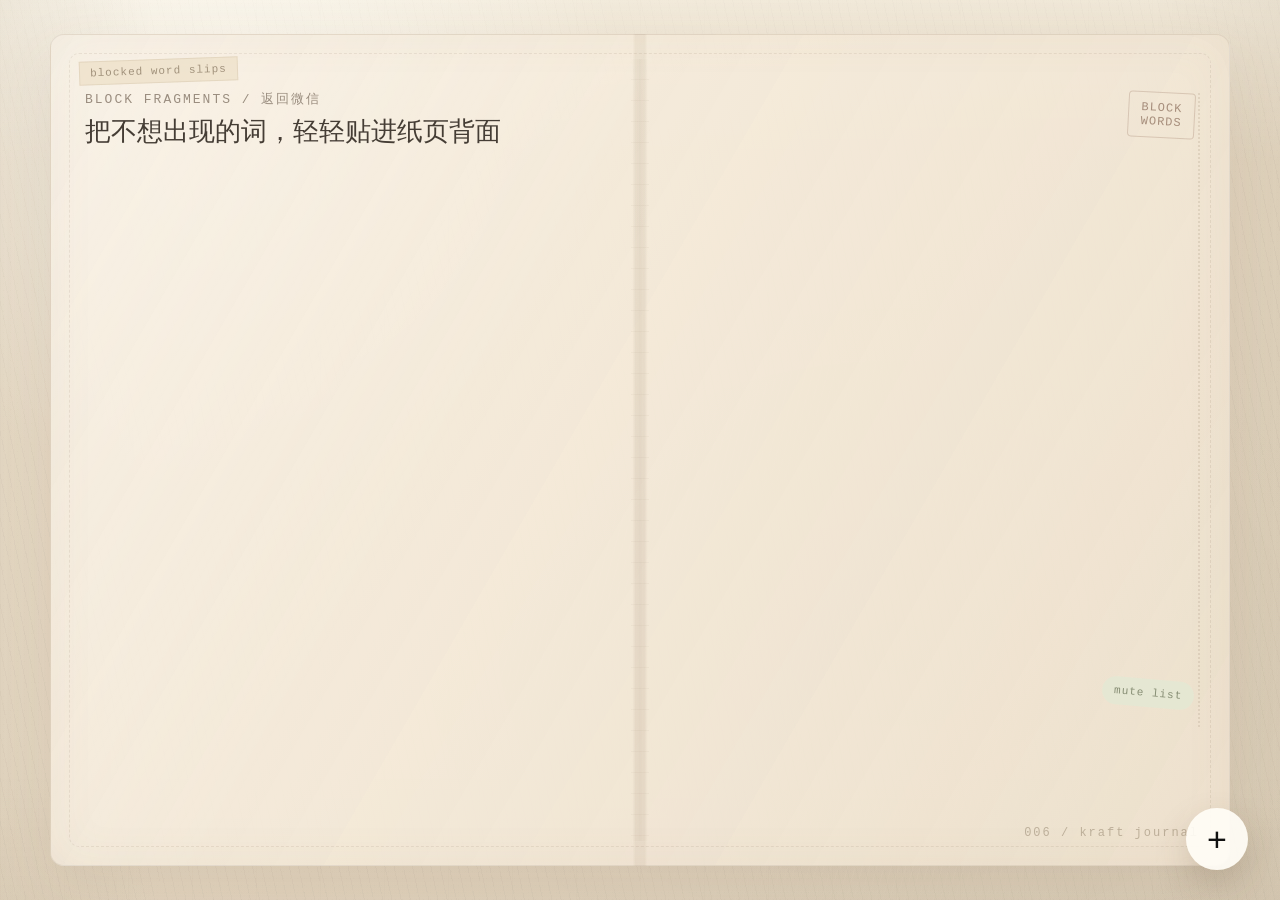
<file: kraft_collage_journal.html>
<!DOCTYPE html>
<html lang="zh-CN">
<head>
    <meta charset="UTF-8">
    <meta name="viewport" content="width=device-width, initial-scale=1.0">
    <title>牛皮纸拼贴手账</title>
    <link rel="preconnect" href="https://fonts.googleapis.com">
    <link rel="preconnect" href="https://fonts.gstatic.com" crossorigin>
    <link href="https://fonts.googleapis.com/css2?family=Noto+Sans+SC:wght@700;900&family=Noto+Serif+SC:wght@500;700;900&display=swap" rel="stylesheet">
    <style>
        :root {
            --kraft: #e6d9c3;
            --kraft-light: #f4ebdd;
            --paper: #fffdfa;
            --paper-warm: #fff8ea;
            --paper-rose: #f8ecea;
            --paper-blue: #eef7f9;
            --paper-sage: #f0f6e9;
            --ink: #453d35;
            --muted: #9a8d7f;
            --line: rgba(97, 82, 64, 0.12);
            --shadow: rgba(95, 76, 55, 0.11);
            --tape: rgba(255, 250, 235, 0.68);
        }

        * {
            box-sizing: border-box;
        }

        html,
        body {
            min-height: 100%;
        }

        body {
            margin: 0;
            color: var(--ink);
            font-family: "Segoe UI", "PingFang SC", "Microsoft YaHei", sans-serif;
            background:
                radial-gradient(circle at 18% 12%, rgba(255, 255, 250, 0.58), transparent 30%),
                radial-gradient(circle at 88% 84%, rgba(207, 188, 160, 0.08), transparent 32%),
                linear-gradient(135deg, #f0e5d2 0%, var(--kraft) 54%, #ded2bd 100%);
            overflow-x: hidden;
        }

        body::before {
            content: "";
            position: fixed;
            inset: 0;
            pointer-events: none;
            opacity: 0.16;
            background-image:
                linear-gradient(90deg, rgba(112, 91, 68, 0.05) 1px, transparent 1px),
                linear-gradient(0deg, rgba(255, 255, 255, 0.16) 1px, transparent 1px),
                radial-gradient(circle, rgba(88, 66, 44, 0.12) 0 0.65px, transparent 0.9px);
            background-size: 64px 64px, 42px 42px, 7px 7px;
            mix-blend-mode: multiply;
        }

        .paper-fiber {
            position: fixed;
            inset: 0;
            pointer-events: none;
            z-index: 0;
            opacity: 0.32;
            background:
                repeating-linear-gradient(105deg, rgba(255, 255, 255, 0.18) 0 1px, transparent 1px 7px),
                repeating-linear-gradient(78deg, rgba(95, 88, 76, 0.075) 0 1px, transparent 1px 9px),
                radial-gradient(ellipse at 24% 18%, rgba(255, 255, 255, 0.25), transparent 34%),
                radial-gradient(ellipse at 70% 72%, rgba(103, 92, 76, 0.08), transparent 38%);
            background-size: 140px 120px, 160px 130px, auto, auto;
            filter: contrast(1.22) blur(0.15px);
            mix-blend-mode: multiply;
        }

        body::after {
            content: "";
            position: fixed;
            inset: 0;
            pointer-events: none;
            background:
                linear-gradient(90deg, rgba(113, 91, 64, 0.08), transparent 12%, transparent 90%, rgba(113, 91, 64, 0.06)),
                linear-gradient(180deg, rgba(255, 254, 247, 0.38), transparent 18%, transparent 86%, rgba(116, 91, 63, 0.05));
        }

        .journal-page {
            position: relative;
            z-index: 1;
            min-height: 100vh;
            padding: 34px;
        }

        .book {
            position: relative;
            width: min(1180px, 100%);
            min-height: calc(100vh - 68px);
            margin: 0 auto;
            padding: 54px 34px 34px;
            border: 1px solid rgba(112, 94, 70, 0.14);
            border-radius: 14px;
            background:
                linear-gradient(90deg, transparent 0 49.4%, rgba(147, 123, 91, 0.09) 49.6% 50.4%, transparent 50.6%),
                linear-gradient(120deg, rgba(255, 255, 255, 0.38), rgba(255, 255, 255, 0.12) 38%, rgba(146, 117, 82, 0.04)),
                rgba(244, 233, 214, 0.88);
            box-shadow:
                0 22px 62px rgba(104, 82, 56, 0.10),
                inset 0 0 48px rgba(156, 129, 94, 0.07);
            overflow: hidden;
        }

        .book::before,
        .book::after {
            content: "";
            position: absolute;
            pointer-events: none;
        }

        .book::before {
            inset: 18px;
            border: 1px dashed rgba(112, 92, 68, 0.11);
            border-radius: 10px;
        }

        .book::after {
            left: 50%;
            top: 24px;
            bottom: 24px;
            width: 18px;
            transform: translateX(-50%);
            background:
                linear-gradient(90deg, transparent, rgba(112, 88, 62, 0.08), transparent),
                repeating-linear-gradient(180deg, transparent 0 20px, rgba(112, 88, 62, 0.07) 20px 21px);
            opacity: 0.58;
        }

        .topbar {
            position: relative;
            z-index: 2;
            display: flex;
            justify-content: space-between;
            align-items: flex-start;
            gap: 24px;
            margin-bottom: 26px;
        }

        .eyebrow {
            margin: 0 0 9px;
            padding: 0;
            border: 0;
            background: transparent;
            color: var(--muted);
            font-family: "Courier New", monospace;
            font-size: 13px;
            letter-spacing: 2px;
            text-transform: uppercase;
            cursor: pointer;
            transition: color 0.18s ease, transform 0.18s ease;
        }

        .eyebrow:hover {
            color: #6d6256;
            transform: translateX(-2px);
        }

        h1 {
            margin: 0;
            font-family: Georgia, "Times New Roman", "SimSun", serif;
            font-size: 26px;
            font-weight: 500;
            line-height: 1.18;
        }

        .date-stamp {
            flex: 0 0 auto;
            margin-top: 3px;
            padding: 8px 12px;
            border: 1px solid rgba(139, 102, 82, 0.25);
            border-radius: 4px;
            color: rgba(128, 95, 77, 0.66);
            font-family: "Courier New", monospace;
            font-size: 12px;
            letter-spacing: 1px;
            transform: rotate(3deg);
        }

        .layout {
            position: relative;
            z-index: 2;
            display: block;
        }

        .hero-board,
        .notes-board {
            position: relative;
            min-height: 590px;
        }

        .hero-board {
            padding: 72px 30px 110px;
            border-radius: 8px;
            background:
                linear-gradient(rgba(143, 116, 82, 0.055) 1px, transparent 1px),
                linear-gradient(90deg, rgba(143, 116, 82, 0.045) 1px, transparent 1px),
                rgba(250, 242, 226, 0.42);
            background-size: 32px 32px;
            box-shadow: inset 0 0 0 1px rgba(128, 100, 70, 0.10);
            overflow: hidden;
        }

        .hero-board::before {
            content: "";
            position: absolute;
            left: 24px;
            right: 24px;
            top: 54px;
            height: 1px;
            background: linear-gradient(90deg, transparent, rgba(125, 100, 72, 0.18), transparent);
        }

        .pin {
            position: absolute;
            width: 12px;
            height: 12px;
            border-radius: 50%;
            background: #cbb59b;
            box-shadow: inset -2px -2px 3px rgba(103, 75, 51, 0.14), 0 2px 4px rgba(78, 52, 29, 0.10);
        }

        .pin.one { left: 30px; top: 26px; }
        .pin.two { right: 30px; top: 26px; background: #c2ccb8; }

        .collage-line {
            display: flex;
            flex-wrap: wrap;
            justify-content: center;
            align-items: center;
            gap: 9px;
            margin: 26px auto;
            max-width: 650px;
        }

        .piece {
            position: relative;
            display: inline-flex;
            align-items: center;
            justify-content: center;
            min-width: 42px;
            min-height: 42px;
            padding: 7px 12px 8px;
            color: #3f3831;
            background: #fffdf8;
            border: 1px solid rgba(91, 72, 52, 0.08);
            box-shadow: 1px 4px 10px rgba(92, 71, 48, 0.09);
            font-family: Georgia, "Times New Roman", "STKaiti", "KaiTi", serif;
            font-size: 31px;
            line-height: 1;
        }

        .piece.small { min-width: 33px; min-height: 34px; padding: 6px 9px; font-size: 21px; }
        .piece.big { min-width: 55px; min-height: 58px; font-size: 45px; }
        .piece.long { font-size: 25px; }
        .piece.ink { color: #111111; background: #efede8; }
        .piece.sage { background: var(--paper-sage); }
        .piece.blue { background: var(--paper-blue); }
        .piece.rose { background: var(--paper-rose); }
        .piece.warm { background: var(--paper-warm); }
        .piece.torn {
            clip-path: polygon(0 9%, 7% 3%, 14% 8%, 23% 2%, 32% 7%, 45% 3%, 58% 8%, 69% 2%, 82% 7%, 100% 4%, 97% 100%, 87% 95%, 78% 100%, 65% 96%, 54% 100%, 41% 95%, 31% 100%, 18% 96%, 9% 100%, 2% 94%);
        }

        .piece:nth-child(3n) { transform: rotate(-5deg); }
        .piece:nth-child(3n + 1) { transform: rotate(3deg); }
        .piece:nth-child(3n + 2) { transform: rotate(-1deg) translateY(3px); }

        .main-caption {
            position: absolute;
            left: 34px;
            right: 34px;
            bottom: 28px;
            padding: 18px 22px;
            border-left: 3px solid rgba(127, 105, 76, 0.24);
            background: rgba(255, 250, 237, 0.48);
            color: #6a5c4f;
            font-family: Georgia, "Times New Roman", "STKaiti", "KaiTi", serif;
            font-size: 18px;
            line-height: 1.8;
        }

        .notes-board {
            display: grid;
            grid-template-columns: repeat(auto-fit, minmax(245px, 1fr));
            gap: 22px;
            align-content: start;
        }

        html:not(.notes-ready) .notes-board .note,
        html:not(.notes-ready) .notes-board .note-wrap {
            display: none;
        }

        .note {
            position: relative;
            display: flex;
            flex-direction: column;
            justify-content: center;
            min-height: 188px;
            padding: 30px 18px 24px;
            color: #5b5046;
            border: 1px solid rgba(104, 83, 57, 0.10);
            box-shadow:
                0 3px 4px rgba(68, 49, 30, 0.10),
                0 18px 34px rgba(77, 56, 34, 0.22),
                3px 4px 0 rgba(255, 255, 255, 0.26) inset,
                -2px -2px 0 rgba(112, 87, 56, 0.035) inset;
            overflow: visible;
            cursor: pointer;
            transition: transform 0.22s ease, box-shadow 0.22s ease, filter 0.22s ease;
        }

        .note::before {
            content: "";
            position: absolute;
            inset: 0;
            pointer-events: none;
            opacity: 0.22;
            background:
                repeating-linear-gradient(102deg, rgba(255, 255, 255, 0.26) 0 1px, transparent 1px 8px),
                repeating-linear-gradient(72deg, rgba(88, 78, 63, 0.07) 0 1px, transparent 1px 10px),
                radial-gradient(circle at 28% 20%, rgba(255, 255, 255, 0.25), transparent 30%),
                radial-gradient(circle at 72% 78%, rgba(91, 79, 62, 0.08), transparent 34%);
            background-size: 120px 110px, 150px 120px, auto, auto;
            mix-blend-mode: multiply;
            z-index: 0;
        }

        .note > * {
            position: relative;
            z-index: 1;
        }

        .note-wrap {
            position: relative;
            transform: rotate(var(--note-rotate, 0deg)) translateY(var(--note-y, 0px));
        }

        .note-wrap.wide-wrap {
            grid-column: span 2;
        }

        .note-wrap .note {
            height: 100%;
            transform: none;
        }

        .note.shape-soft {
            clip-path: polygon(1% 2%, 99% 0, 100% 96%, 2% 100%);
        }

        .note.shape-slant {
            clip-path: polygon(3% 0, 100% 4%, 97% 100%, 0 96%);
        }

        .note.shape-torn {
            clip-path: polygon(0 0, 100% 0, 99% 97%, 91% 100%, 81% 97%, 70% 100%, 58% 97%, 47% 100%, 36% 97%, 24% 100%, 13% 97%, 0 100%);
        }

        .note.shape-ticket {
            clip-path: polygon(0 0, 92% 0, 100% 10%, 100% 100%, 8% 100%, 0 90%);
        }

        .note.shape-bottom-rip {
            clip-path: polygon(0 0, 100% 2%, 100% 92%, 91% 100%, 82% 94%, 72% 100%, 62% 94%, 52% 100%, 42% 94%, 32% 100%, 22% 94%, 12% 100%, 0 93%);
        }

        .note.shape-corner {
            clip-path: polygon(0 0, 86% 0, 100% 14%, 100% 100%, 0 97%);
        }

        .note.shape-corner::after {
            content: "";
            position: absolute;
            top: 0;
            right: 0;
            width: 44px;
            height: 44px;
            background:
                linear-gradient(135deg, rgba(255, 255, 255, 0.82) 0 48%, rgba(155, 124, 82, 0.20) 49% 52%, rgba(96, 70, 42, 0.14) 53% 100%);
            clip-path: polygon(0 0, 100% 0, 100% 100%);
            box-shadow: -5px 5px 12px rgba(87, 63, 39, 0.16);
            pointer-events: none;
            z-index: 2;
        }

        .note.shape-tab {
            clip-path: polygon(0 9%, 18% 9%, 22% 0, 45% 0, 49% 9%, 100% 9%, 100% 100%, 0 100%);
        }

        .note:hover {
            filter: brightness(1.018);
            box-shadow:
                0 4px 6px rgba(68, 49, 30, 0.13),
                0 24px 42px rgba(77, 56, 34, 0.26),
                3px 4px 0 rgba(255, 255, 255, 0.28) inset,
                -2px -2px 0 rgba(112, 87, 56, 0.04) inset;
        }

        .note:focus-visible {
            outline: 2px solid rgba(87, 113, 126, 0.42);
            outline-offset: 5px;
        }

        .note-tape {
            position: absolute;
            left: 50%;
            top: -18px;
            width: 82px;
            height: 26px;
            transform: translateX(-50%) rotate(-4deg);
            border: 1px solid rgba(130, 112, 84, 0.08);
            background:
                linear-gradient(90deg, transparent 0 10%, rgba(255, 255, 255, 0.38) 10% 18%, transparent 18% 82%, rgba(255, 255, 255, 0.32) 82% 90%, transparent 90%),
                var(--tape);
            box-shadow: 0 2px 4px rgba(72, 52, 33, 0.045);
            cursor: pointer;
            padding: 0;
            z-index: 3;
            transition: opacity 0.2s ease, filter 0.2s ease, transform 0.2s ease;
        }

        .note-tape:hover {
            transform: translateX(-50%) rotate(-1deg) translateY(-1px);
        }

        .note-wrap.is-disabled .note,
        .note.is-disabled {
            opacity: 0.54;
            filter: saturate(0.42);
        }

        .note-wrap.is-disabled .note:hover,
        .note.is-disabled:hover {
            opacity: 0.64;
            filter: saturate(0.52);
        }

        .note-wrap.is-disabled .note-tape,
        .note.is-disabled .note-tape {
            opacity: 0.44;
            filter: saturate(0.35);
        }

        .note h2 {
            margin: 0 0 13px;
            color: rgba(108, 88, 65, 0.68);
            font-family: "Courier New", monospace;
            font-size: 12px;
            font-weight: 700;
            letter-spacing: 1.5px;
            text-transform: uppercase;
        }

        .note .cutline {
            display: flex;
            flex-wrap: wrap;
            align-items: center;
            justify-content: center;
            gap: 6px;
            margin: 4px 0 0;
            line-height: 1;
        }

        .note .cutline + .cutline {
            margin-top: 10px;
        }

        .clip {
            position: relative;
            display: inline-flex;
            align-items: center;
            justify-content: center;
            min-width: 24px;
            min-height: 30px;
            padding: 5px 8px 6px;
            color: #111111;
            background: rgba(253, 249, 240, 0.92);
            border: 1px solid rgba(94, 74, 52, 0.075);
            box-shadow: 1px 3px 7px rgba(93, 72, 50, 0.09);
            font-size: 21px;
            font-weight: 700;
            letter-spacing: 0;
            line-height: 1;
            transform: rotate(var(--r, -2deg)) translateY(var(--y, 0));
            clip-path: polygon(0 8%, 9% 3%, 20% 7%, 33% 2%, 45% 6%, 58% 3%, 72% 8%, 84% 2%, 100% 7%, 97% 96%, 86% 100%, 76% 95%, 63% 100%, 52% 96%, 39% 100%, 28% 95%, 15% 100%, 2% 94%);
        }

        .clip.plain {
            clip-path: polygon(1% 3%, 98% 0, 100% 96%, 2% 100%);
        }

        .clip.slant {
            clip-path: polygon(6% 0, 100% 4%, 94% 100%, 0 94%);
        }

        .clip.slash {
            clip-path: polygon(0 10%, 88% 0, 100% 92%, 12% 100%);
        }

        .clip.ticket {
            clip-path: polygon(0 0, 92% 0, 100% 12%, 100% 100%, 8% 100%, 0 88%);
        }

        .clip.corner {
            clip-path: polygon(0 0, 86% 0, 100% 18%, 100% 100%, 0 94%);
        }

        .clip.trapezoid {
            clip-path: polygon(10% 0, 94% 7%, 100% 100%, 0 92%);
        }

        .clip.top-rip {
            clip-path: polygon(0 12%, 8% 4%, 17% 12%, 28% 3%, 39% 11%, 50% 2%, 61% 10%, 72% 3%, 84% 12%, 100% 5%, 98% 100%, 2% 96%);
        }

        .clip.bottom-rip {
            clip-path: polygon(2% 2%, 98% 0, 100% 90%, 90% 98%, 78% 91%, 66% 100%, 54% 92%, 43% 100%, 31% 91%, 20% 100%, 8% 92%, 0 100%);
        }

        .clip.zigzag {
            clip-path: polygon(0 8%, 10% 0, 20% 8%, 30% 0, 40% 8%, 50% 0, 60% 8%, 70% 0, 80% 8%, 90% 0, 100% 8%, 100% 92%, 90% 100%, 80% 92%, 70% 100%, 60% 92%, 50% 100%, 40% 92%, 30% 100%, 20% 92%, 10% 100%, 0 92%);
        }

        .clip.narrow {
            min-width: 19px;
            padding-inline: 6px;
            clip-path: polygon(7% 0, 100% 5%, 92% 100%, 0 95%);
        }

        .clip.poster {
            min-height: 48px;
            padding-block: 8px;
            clip-path: polygon(0 4%, 95% 0, 100% 96%, 4% 100%);
        }

        .clip.tall {
            min-height: 42px;
            padding: 7px 9px;
            font-size: 31px;
        }

        .clip.big {
            min-width: 38px;
            min-height: 46px;
            padding: 7px 10px;
            font-size: 36px;
        }

        .clip.small {
            min-width: 20px;
            min-height: 25px;
            padding: 4px 7px;
            font-size: 16px;
        }

        .clip.long {
            padding-inline: 11px;
            font-size: 19px;
        }

        .clip.f-song { font-family: "Noto Serif SC", "Songti SC", "STSong", "SimSun", serif; font-weight: 900; }
        .clip.f-kai { font-family: "Kaiti SC", "STKaiti", "KaiTi", "Noto Serif SC", serif; font-weight: 700; }
        .clip.f-hei { font-family: "Noto Sans SC", "Heiti SC", "PingFang SC", "Microsoft YaHei", sans-serif; font-weight: 900; }
        .clip.f-mono { font-family: "Songti SC", "STSong", "Noto Serif SC", serif; font-weight: 700; }
        .clip.f-serif { font-family: "Noto Serif SC", "Songti SC", "STSong", Georgia, serif; font-weight: 500; }
        .clip.f-impact { font-family: "Noto Sans SC", "Heiti SC", "Arial Black", "Microsoft YaHei", sans-serif; font-weight: 900; }
        .clip.f-fang { font-family: "STFangsong", "FangSong", "Noto Serif SC", serif; font-weight: 700; }

        .clip.ink {
            color: #111111;
            background: #efede8;
        }

        .clip.warm {
            background: #fff3d6;
        }

        .clip.sage {
            background: #f0f7e8;
        }

        .clip.blue {
            background: #eef9fb;
        }

        .clip.rose {
            background: #faeeec;
        }

        .clip.ochre {
            background: #fff5d6;
        }

        .clip.rust {
            color: #111111;
            background: #f7dfd9;
        }

        .clip.transparent {
            background: rgba(255, 255, 255, 0.42);
            box-shadow: 0 2px 5px rgba(73, 51, 31, 0.08);
            backdrop-filter: blur(1px);
        }

        .note .clip {
            background: var(--clip-bg, #fffefb);
            border-color: rgba(86, 67, 47, 0.14);
            box-shadow: 1px 4px 8px rgba(76, 58, 38, 0.14);
        }

        .note .clip.ink,
        .note .clip.rust,
        .note .clip.ochre,
        .note .clip.warm,
        .note .clip.sage,
        .note .clip.blue,
        .note .clip.rose,
        .note .clip.transparent {
            background: #fffefb;
            color: #111;
        }

        .note:nth-of-type(2n) .clip:nth-child(3n) {
            --r: 4deg;
            --y: 2px;
        }

        .note:nth-of-type(2n + 1) .clip:nth-child(3n + 1) {
            --r: -5deg;
            --y: -1px;
        }

        .note:nth-of-type(3n) .clip:nth-child(4n) {
            --r: 6deg;
        }

        .note:nth-of-type(3n + 1) .clip:nth-child(4n + 2) {
            --r: -3deg;
        }

        .note .tiny {
            position: absolute;
            right: 14px;
            bottom: 11px;
            color: rgba(104, 86, 63, 0.36);
            font-family: "Courier New", monospace;
            font-size: 11px;
        }

        .note.square {
            background:
                linear-gradient(transparent 0 31px, rgba(126, 104, 78, 0.055) 32px),
                var(--paper);
            background-size: 100% 32px;
        }

        .note.receipt {
            background: #fffdf8;
            clip-path: polygon(0 0, 100% 0, 100% 94%, 92% 100%, 84% 94%, 76% 100%, 68% 94%, 60% 100%, 52% 94%, 44% 100%, 36% 94%, 28% 100%, 20% 94%, 12% 100%, 0 94%);
        }

        .note.tracing {
            background: rgba(255, 255, 252, 0.88);
            border: 1px solid rgba(102, 122, 113, 0.15);
            backdrop-filter: blur(2px);
        }

        .note.rose {
            background: #fff8f7;
            border-radius: 3px 16px 4px 3px;
        }

        .note.sage {
            background:
                repeating-linear-gradient(0deg, transparent 0 27px, rgba(93, 103, 76, 0.09) 28px),
                #fbfff7;
        }

        .note.blue {
            background: #f8fdff;
            border-radius: 14px 3px 3px 3px;
        }

        .note.wide {
            grid-column: span 2;
            min-height: 190px;
            background:
                linear-gradient(90deg, rgba(153, 125, 85, 0.075) 0 1px, transparent 1px),
                #fffdf7;
            background-size: 18px 100%;
        }

        .label-strip {
            position: absolute;
            left: 28px;
            top: 24px;
            padding: 5px 10px;
            background: rgba(234, 219, 191, 0.58);
            border: 1px solid rgba(124, 101, 70, 0.11);
            color: rgba(95, 76, 52, 0.54);
            font-family: "Courier New", monospace;
            font-size: 11px;
            letter-spacing: 1px;
            transform: rotate(-2deg);
        }

        .dotted-path {
            position: absolute;
            right: 29px;
            top: 58px;
            bottom: 138px;
            width: 1px;
            border-left: 2px dotted rgba(112, 88, 59, 0.13);
        }

        .sticker {
            position: absolute;
            right: 35px;
            bottom: 158px;
            padding: 8px 12px;
            border-radius: 999px;
            background: rgba(226, 233, 213, 0.72);
            color: rgba(83, 94, 66, 0.66);
            font-family: "Courier New", monospace;
            font-size: 11px;
            letter-spacing: 1px;
            transform: rotate(5deg);
        }

        .page-no {
            position: absolute;
            right: 30px;
            bottom: 25px;
            color: rgba(98, 78, 53, 0.34);
            font-family: "Courier New", monospace;
            font-size: 12px;
            letter-spacing: 2px;
        }

        .note-settings {
            display: flex;
            flex-wrap: wrap;
            gap: 6px;
            margin-top: 16px;
            padding-right: 38px;
        }

        .note-chip {
            display: inline-flex;
            align-items: center;
            min-height: 20px;
            padding: 3px 7px;
            border: 1px solid rgba(112, 93, 68, 0.12);
            border-radius: 999px;
            background: rgba(255, 255, 255, 0.42);
            color: rgba(72, 63, 55, 0.66);
            font-family: "Courier New", monospace;
            font-size: 10px;
            letter-spacing: 0.3px;
        }

        .note-chip.off {
            color: rgba(124, 72, 67, 0.62);
            background: rgba(255, 238, 234, 0.48);
        }

        .fab-add {
            position: fixed;
            z-index: 20;
            right: 32px;
            bottom: 30px;
            width: 62px;
            height: 62px;
            border: 0;
            border-radius: 50%;
            background: rgba(255, 253, 247, 0.92);
            color: #111;
            box-shadow: 0 14px 34px rgba(83, 62, 39, 0.18);
            font-size: 34px;
            line-height: 1;
            cursor: pointer;
            transition: transform 0.2s ease, box-shadow 0.2s ease;
        }

        .fab-add:hover {
            transform: translateY(-2px) rotate(4deg);
            box-shadow: 0 18px 42px rgba(83, 62, 39, 0.22);
        }

        .editor-modal {
            position: fixed;
            inset: 0;
            z-index: 30;
            display: flex;
            align-items: center;
            justify-content: center;
            padding: 18px;
            background:
                radial-gradient(circle at 30% 18%, rgba(255, 255, 255, 0.34), transparent 28%),
                rgba(112, 95, 72, 0.18);
            backdrop-filter: blur(8px);
        }

        .editor-modal[hidden] {
            display: none;
        }

        .editor-sheet {
            position: relative;
            width: min(520px, 100%);
            max-height: min(760px, calc(100vh - 36px));
            overflow: auto;
            border: 1px solid rgba(104, 83, 57, 0.16);
            border-radius: 3px 18px 5px 14px;
            background:
                linear-gradient(transparent 0 35px, rgba(126, 104, 78, 0.075) 36px),
                linear-gradient(115deg, rgba(255, 255, 255, 0.74), rgba(255, 255, 255, 0.12)),
                #fffef9;
            background-size: 100% 36px, auto, auto;
            box-shadow:
                0 24px 70px rgba(83, 63, 42, 0.20),
                0 4px 0 rgba(255, 255, 255, 0.32) inset;
            transform: rotate(-1.2deg);
            clip-path: polygon(0 2%, 7% 0, 16% 2%, 27% 0.5%, 38% 2%, 50% 0, 62% 1.5%, 75% 0.4%, 88% 2%, 100% 0.8%, 99% 96%, 91% 100%, 81% 97%, 70% 100%, 58% 97%, 47% 100%, 36% 97%, 24% 100%, 13% 97%, 0 99%);
        }

        .editor-sheet::before {
            content: none;
            position: absolute;
            left: 50%;
            top: -15px;
            width: 150px;
            height: 34px;
            transform: translateX(-50%) rotate(1.5deg);
            border: 1px solid rgba(120, 99, 72, 0.08);
            background:
                linear-gradient(90deg, transparent 0 10%, rgba(255, 255, 255, 0.35) 10% 18%, transparent 18% 82%, rgba(255, 255, 255, 0.32) 82% 90%, transparent 90%),
                rgba(255, 246, 215, 0.78);
            box-shadow: 0 2px 6px rgba(83, 63, 42, 0.08);
        }

        .editor-sheet::after {
            content: "";
            position: absolute;
            inset: 14px;
            pointer-events: none;
            border: 1px dashed rgba(122, 99, 70, 0.13);
            border-radius: 3px 15px 5px 12px;
        }

        .editor-head,
        .editor-actions {
            display: flex;
            align-items: center;
            justify-content: space-between;
            gap: 12px;
            padding: 18px 22px;
        }

        .editor-head {
            position: relative;
            z-index: 2;
            justify-content: flex-end;
            border-bottom: 0;
            background: transparent;
            backdrop-filter: none;
            padding-bottom: 6px;
        }

        .editor-head h2 {
            display: none;
            margin: 0;
            font-family: Georgia, "Times New Roman", "STKaiti", serif;
            font-size: 24px;
            font-weight: 700;
            letter-spacing: 0;
        }

        .editor-close {
            width: 38px;
            height: 38px;
            border: 1px solid rgba(112, 92, 68, 0.10);
            border-radius: 3px 11px 4px 9px;
            background: rgba(255, 255, 255, 0.72);
            color: #111;
            font-size: 22px;
            cursor: pointer;
            box-shadow: 0 4px 12px rgba(83, 63, 42, 0.08);
        }

        .editor-body {
            position: relative;
            z-index: 1;
            padding: 4px 24px 22px;
        }

        .field {
            position: relative;
            margin-bottom: 18px;
            padding: 0;
            border: 0;
            border-radius: 0;
            background: transparent;
            box-shadow: none;
            transform: none;
            clip-path: none;
        }

        .field:nth-child(2n) {
            transform: none;
            background: transparent;
        }

        .field:nth-child(3n) {
            transform: none;
            background: transparent;
        }

        .field:nth-child(4n) {
            background: transparent;
        }

        .field::before {
            content: none;
        }

        .field:nth-child(2n)::before {
            content: none;
        }

        .field:nth-child(3n)::before {
            content: none;
        }

        .field-title {
            display: block;
            width: auto;
            margin: 0 0 8px;
            padding: 0;
            border: 0;
            border-radius: 0;
            background: transparent;
            color: rgba(67, 58, 48, 0.76);
            font-family: "Courier New", monospace;
            font-size: 13px;
            font-weight: 700;
            letter-spacing: 0.5px;
            box-shadow: none;
            transform: none;
        }

        .field-title-row {
            display: flex;
            align-items: center;
            justify-content: space-between;
            gap: 10px;
            margin-bottom: 8px;
        }

        .field-title-row .field-title {
            margin-bottom: 0;
        }

        .symbol-btn {
            flex: 0 0 auto;
            min-height: 30px;
            padding: 0 10px;
            border: 1px solid rgba(112, 92, 68, 0.14);
            border-radius: 999px;
            background: #fff8e8;
            color: #3a3129;
            font-size: 12px;
            font-weight: 700;
            cursor: pointer;
        }

        .editor-textarea {
            width: 100%;
            min-height: 92px;
            resize: vertical;
            border: 0;
            border-bottom: 2px solid rgba(112, 92, 68, 0.16);
            border-radius: 3px 12px 4px 10px;
            padding: 12px 13px;
            color: #111;
            background:
                linear-gradient(transparent 0 30px, rgba(112, 92, 68, 0.045) 31px),
                rgba(255, 255, 255, 0.70);
            background-size: 100% 31px;
            font: 16px/1.65 "Segoe UI", "PingFang SC", "Microsoft YaHei", sans-serif;
            outline: none;
            box-shadow: inset 0 0 0 1px rgba(112, 92, 68, 0.06);
        }

        .editor-textarea:focus {
            border-color: rgba(93, 122, 135, 0.34);
            box-shadow: none;
        }

        .choice-grid {
            display: grid;
            grid-template-columns: 1fr 1fr;
            gap: 10px;
        }

        .choice {
            display: flex;
            align-items: center;
            gap: 9px;
            min-height: 44px;
            padding: 10px 12px;
            border: 1px solid rgba(112, 92, 68, 0.14);
            border-radius: 12px;
            background: rgba(255, 255, 255, 0.62);
            color: #2f2a25;
            font-size: 14px;
            cursor: pointer;
            box-shadow: none;
            transform: none;
            clip-path: none;
        }

        .choice:nth-child(2n) {
            transform: none;
            background: rgba(255, 255, 255, 0.62);
        }

        .choice:has(input:checked) {
            background: #fff8e8;
            border-color: rgba(188, 153, 86, 0.20);
            box-shadow: none;
        }

        .choice input {
            accent-color: #d8b96f;
        }

        .contact-list {
            display: grid;
            grid-template-columns: repeat(2, minmax(0, 1fr));
            gap: 8px;
            margin-top: 10px;
        }

        .hint {
            margin-top: 8px;
            color: rgba(73, 64, 54, 0.58);
            font-size: 12px;
            line-height: 1.55;
        }

        .editor-actions {
            position: relative;
            z-index: 2;
            border-top: 1px dashed rgba(112, 92, 68, 0.14);
            background: transparent;
            backdrop-filter: none;
            padding-top: 14px;
        }

        .paper-btn {
            min-height: 40px;
            padding: 0 16px;
            border: 1px solid rgba(112, 92, 68, 0.18);
            border-radius: 999px;
            background: #fffef9;
            color: #111;
            font-weight: 700;
            cursor: pointer;
            box-shadow: none;
            transform: none;
            clip-path: none;
        }

        .paper-btn.primary {
            border-color: rgba(188, 153, 86, 0.20);
            background: #fff8e8;
            transform: none;
        }

        .paper-btn.danger {
            color: rgba(140, 66, 58, 0.86);
        }

        .chat-only[hidden],
        .selected-contacts[hidden],
        .delete-wrap[hidden] {
            display: none;
        }

        .note-wrap.is-blank .cutline,
        .note-wrap.is-blank .note-settings {
            opacity: 0;
        }

        .note-wrap.is-new {
            animation: notePasteTop 0.58s cubic-bezier(0.2, 0.9, 0.22, 1.15) both;
        }

        .notes-board.is-making-room .note-wrap:not(.is-blank):not(.is-new) {
            animation: makeRoom 0.48s cubic-bezier(0.2, 0.8, 0.2, 1) both;
        }

        .note-wrap.is-removing {
            pointer-events: none;
            z-index: 12;
            transform-origin: 50% 0;
            animation: peelNoteOff 0.62s cubic-bezier(0.28, 0.74, 0.22, 1) forwards;
        }

        .note-wrap.is-removing .note-tape {
            animation: tapeLift 0.46s ease forwards;
        }

        .note-wrap.is-closing-gap {
            animation: closeNoteGap 0.46s cubic-bezier(0.22, 0.8, 0.22, 1) both;
        }

        .note-wrap.is-new .clip {
            opacity: 0;
            transform: translateY(-18px) rotate(var(--r, -2deg)) scale(1.08);
            animation: pasteClip 0.42s cubic-bezier(0.2, 0.85, 0.18, 1.2) forwards;
            animation-delay: calc(var(--i, 0) * 58ms + 180ms);
        }

        @keyframes notePasteTop {
            from {
                opacity: 0;
                transform: translateY(-32px) rotate(-6deg) scale(1.04);
            }
            68% {
                opacity: 1;
                transform: translateY(5px) rotate(1.5deg) scale(0.99);
            }
        }

        @keyframes pasteClip {
            to {
                opacity: 1;
                transform: rotate(var(--r, -2deg)) translateY(var(--y, 0)) scale(1);
            }
        }

        @keyframes makeRoom {
            0% {
                transform: translateY(0) scale(1);
            }
            45% {
                transform: translateY(18px) scale(0.985);
            }
            100% {
                transform: translateY(0) scale(1);
            }
        }

        @keyframes peelNoteOff {
            0% {
                opacity: 1;
                filter: saturate(1);
                transform: rotate(var(--note-rotate, 0deg)) translateY(var(--note-y, 0px)) scale(1);
            }
            36% {
                opacity: 1;
                filter: saturate(0.88);
                transform: translateY(-20px) rotate(calc(var(--note-rotate, 0deg) - 3deg)) scale(1.025);
            }
            100% {
                opacity: 0;
                filter: saturate(0.35);
                transform: translate(-28px, -118px) rotate(calc(var(--note-rotate, 0deg) - 16deg)) scale(0.9);
            }
        }

        @keyframes tapeLift {
            to {
                opacity: 0;
                transform: translateX(-50%) translateY(-16px) rotate(-13deg) scale(0.96);
            }
        }

        @keyframes closeNoteGap {
            from {
                transform: translate(var(--gap-x, 0px), var(--gap-y, 22px)) rotate(var(--note-rotate, 0deg)) translateY(var(--note-y, 0px));
            }
            to {
                transform: rotate(var(--note-rotate, 0deg)) translateY(var(--note-y, 0px));
            }
        }

        @media (max-width: 980px) {
            .journal-page {
                padding: 22px;
            }

            .book {
                min-height: calc(100vh - 44px);
                padding: 46px 26px 26px;
            }

            .hero-board,
            .notes-board {
                min-height: auto;
            }

            .hero-board {
                padding-bottom: 150px;
            }

            .book::after {
                display: none;
            }
        }

        @media (max-width: 620px) {
            .journal-page {
                padding: 12px;
            }

            .book {
                min-height: calc(100vh - 24px);
                padding: 42px 18px 44px;
                border-radius: 10px;
            }

            .book::before {
                inset: 10px;
            }

            .topbar {
                flex-direction: column;
                gap: 12px;
            }

            h1 {
                font-size: 22px;
            }

            .date-stamp {
                align-self: flex-end;
            }

            .hero-board {
                padding: 58px 16px 156px;
            }

            .collage-line {
                justify-content: flex-start;
                gap: 7px;
                margin: 18px auto;
            }

            .piece {
                min-width: 32px;
                min-height: 34px;
                padding: 6px 9px;
                font-size: 23px;
            }

            .piece.big {
                min-width: 44px;
                min-height: 46px;
                font-size: 34px;
            }

            .piece.small,
            .piece.long {
                font-size: 18px;
            }

            .main-caption {
                left: 18px;
                right: 18px;
                bottom: 18px;
                padding: 13px 15px;
                font-size: 16px;
            }

            .notes-board {
                grid-template-columns: 1fr;
                gap: 17px;
            }

            .note {
                min-height: 164px;
                padding: 28px 16px 24px;
            }

            .note.wide {
                grid-column: auto;
            }

            .note-wrap.wide-wrap {
                grid-column: auto;
            }

            .note .cutline {
                gap: 5px;
            }

            .clip {
                min-width: 22px;
                min-height: 27px;
                padding: 4px 7px 5px;
                font-size: 18px;
            }

            .clip.small,
            .clip.long {
                font-size: 15px;
            }

            .clip.tall {
                min-height: 36px;
                font-size: 25px;
            }

            .clip.big {
                min-width: 32px;
                min-height: 38px;
                font-size: 29px;
            }

            .label-strip,
            .dotted-path,
            .sticker {
                display: none;
            }

            .fab-add {
                right: 18px;
                bottom: 18px;
                width: 56px;
                height: 56px;
                font-size: 30px;
            }

            .choice-grid,
            .contact-list {
                grid-template-columns: 1fr;
            }
        }
    </style>
</head>
<body>
    <div class="paper-fiber" aria-hidden="true"></div>
    <main class="journal-page">
        <section class="book" aria-label="牛皮纸拼贴手账页面">
            <div class="label-strip">blocked word slips</div>
            <div class="dotted-path" aria-hidden="true"></div>
            <div class="sticker" aria-hidden="true">mute list</div>

            <header class="topbar">
                <div>
                    <button class="eyebrow" id="kraft-back-btn" type="button">block fragments / 返回微信</button>
                    <h1>把不想出现的词，轻轻贴进纸页背面</h1>
                </div>
                <div class="date-stamp">BLOCK<br>WORDS</div>
            </header>

            <div class="layout">
                <section class="notes-board" aria-label="便签诗句列表">
                    <article class="note square">
                        <h2>note 01</h2>
                        <div class="cutline" aria-label="一些温柔">
                            <span class="clip f-song big">一</span>
                            <span class="clip f-kai sage">些</span>
                            <span class="clip f-hei tall ink">温</span>
                            <span class="clip f-fang rose">柔</span>
                        </div>
                        <div class="cutline" aria-label="藏在纸背的褶皱里">
                            <span class="clip f-mono small">藏</span>
                            <span class="clip f-kai">在</span>
                            <span class="clip f-impact warm">纸</span>
                            <span class="clip f-song blue">背</span>
                            <span class="clip f-hei small">的</span>
                            <span class="clip f-fang long">褶皱</span>
                            <span class="clip f-serif small transparent">里</span>
                        </div>
                        <span class="tiny">fold</span>
                    </article>

                    <article class="note receipt">
                        <h2>note 02</h2>
                        <div class="cutline" aria-label="你看见的空白">
                            <span class="clip f-hei tall">你</span>
                            <span class="clip f-song blue big">看</span>
                            <span class="clip f-kai">见</span>
                            <span class="clip f-mono small ink">的</span>
                            <span class="clip f-impact warm big">空</span>
                            <span class="clip f-fang">白</span>
                        </div>
                        <div class="cutline" aria-label="其实正在发芽">
                            <span class="clip f-song long sage">其实</span>
                            <span class="clip f-hei small">正</span>
                            <span class="clip f-kai rose">在</span>
                            <span class="clip f-impact tall ochre">发</span>
                            <span class="clip f-fang">芽</span>
                        </div>
                        <span class="tiny">sprout</span>
                    </article>

                    <article class="note tracing">
                        <h2>note 03</h2>
                        <div class="cutline" aria-label="时间很轻">
                            <span class="clip f-song big transparent">时</span>
                            <span class="clip f-kai blue">间</span>
                            <span class="clip f-mono small">很</span>
                            <span class="clip f-hei tall sage">轻</span>
                        </div>
                        <div class="cutline" aria-label="落在便签的背面">
                            <span class="clip f-fang rose">落</span>
                            <span class="clip f-kai">在</span>
                            <span class="clip f-impact long ink">便签</span>
                            <span class="clip f-song small">的</span>
                            <span class="clip f-serif warm">背</span>
                            <span class="clip f-hei small">面</span>
                        </div>
                        <span class="tiny">time</span>
                    </article>

                    <article class="note rose">
                        <h2>note 04</h2>
                        <div class="cutline" aria-label="我把迟到的晴天">
                            <span class="clip f-kai small">我</span>
                            <span class="clip f-hei">把</span>
                            <span class="clip f-song long warm">迟到</span>
                            <span class="clip f-mono small ink">的</span>
                            <span class="clip f-impact tall blue">晴</span>
                            <span class="clip f-fang">天</span>
                        </div>
                        <div class="cutline" aria-label="夹进一本旧手账">
                            <span class="clip f-song sage">夹</span>
                            <span class="clip f-kai rose">进</span>
                            <span class="clip f-hei small">一</span>
                            <span class="clip f-serif big">本</span>
                            <span class="clip f-mono ochre">旧</span>
                            <span class="clip f-fang long transparent">手账</span>
                        </div>
                        <span class="tiny">sun</span>
                    </article>

                    <article class="note sage">
                        <h2>note 05</h2>
                        <div class="cutline" aria-label="别急着合上夜晚">
                            <span class="clip f-hei rust">别</span>
                            <span class="clip f-kai">急</span>
                            <span class="clip f-song small">着</span>
                            <span class="clip f-impact warm">合</span>
                            <span class="clip f-fang blue">上</span>
                            <span class="clip f-mono long ink">夜晚</span>
                        </div>
                        <div class="cutline" aria-label="月光还有一行小字">
                            <span class="clip f-song big transparent">月</span>
                            <span class="clip f-kai rose">光</span>
                            <span class="clip f-hei long">还有</span>
                            <span class="clip f-mono small">一</span>
                            <span class="clip f-impact sage">行</span>
                            <span class="clip f-fang long warm">小字</span>
                        </div>
                        <span class="tiny">moon</span>
                    </article>

                    <article class="note blue">
                        <h2>note 06</h2>
                        <div class="cutline" aria-label="那些没有说完的话">
                            <span class="clip f-kai long">那些</span>
                            <span class="clip f-impact tall ink">没</span>
                            <span class="clip f-song sage">有</span>
                            <span class="clip f-hei blue">说</span>
                            <span class="clip f-fang warm">完</span>
                            <span class="clip f-mono small">的</span>
                            <span class="clip f-serif rose">话</span>
                        </div>
                        <div class="cutline" aria-label="先替我安静地生活">
                            <span class="clip f-hei small">先</span>
                            <span class="clip f-kai">替</span>
                            <span class="clip f-song transparent">我</span>
                            <span class="clip f-impact long ochre">安静</span>
                            <span class="clip f-mono small ink">地</span>
                            <span class="clip f-fang long">生活</span>
                        </div>
                        <span class="tiny">quiet</span>
                    </article>

                    <article class="note wide">
                        <h2>excerpt</h2>
                        <div class="cutline" aria-label="如果今天只能留下一个证据">
                            <span class="clip f-kai long">如果</span>
                            <span class="clip f-impact big warm">今</span>
                            <span class="clip f-song">天</span>
                            <span class="clip f-hei long ink">只能</span>
                            <span class="clip f-fang">留下</span>
                            <span class="clip f-mono small">一</span>
                            <span class="clip f-song rose">个</span>
                            <span class="clip f-impact long sage">证据</span>
                        </div>
                        <div class="cutline" aria-label="就留下一枚浅色纸片">
                            <span class="clip f-song small">就</span>
                            <span class="clip f-hei">留</span>
                            <span class="clip f-kai">下</span>
                            <span class="clip f-mono long blue">一枚</span>
                            <span class="clip f-fang warm">浅色</span>
                            <span class="clip f-impact long transparent">纸片</span>
                        </div>
                        <div class="cutline" aria-label="证明心事曾经被温柔地整理过">
                            <span class="clip f-hei rust">证明</span>
                            <span class="clip f-kai">心事</span>
                            <span class="clip f-song sage">曾经</span>
                            <span class="clip f-mono small ink">被</span>
                            <span class="clip f-fang rose">温柔</span>
                            <span class="clip f-impact long">整理过</span>
                        </div>
                        <span class="tiny">kept</span>
                    </article>
                </section>
            </div>

            <div class="page-no">006 / kraft journal</div>
        </section>
    </main>
    <button class="fab-add" id="add-note-btn" type="button" aria-label="新增屏蔽词便签">+</button>

    <div class="editor-modal" id="note-editor" hidden>
        <section class="editor-sheet" role="dialog" aria-modal="true" aria-labelledby="editor-title">
            <div class="editor-head">
                <h2 id="editor-title">编辑屏蔽词便签</h2>
                <button class="editor-close" id="editor-close" type="button" aria-label="关闭">×</button>
            </div>
            <div class="editor-body">
                <div class="field">
                    <div class="field-title-row">
                        <label class="field-title" for="editor-text">屏蔽文本 / 便签文字</label>
                        <button class="symbol-btn" id="insert-wildcard-btn" type="button">添加＊</button>
                    </div>
                    <textarea class="editor-textarea" id="editor-text" placeholder="输入字、词或一句短句"></textarea>
                    <div class="hint">＊代表至少一个任意字，比如“既然＊”会匹配“既然你这样说”，但不会匹配只有“既然”。</div>
                </div>

                <div class="field">
                    <span class="field-title">启用状态</span>
                    <label class="choice">
                        <input type="checkbox" id="editor-enabled" checked>
                        <span>启用此屏蔽词</span>
                    </label>
                </div>

                <div class="field">
                    <span class="field-title">生效范围</span>
                    <div class="choice-grid">
                        <label class="choice">
                            <input type="radio" name="editor-scope" value="global" checked>
                            <span>整个网页</span>
                        </label>
                        <label class="choice">
                            <input type="radio" name="editor-scope" value="chat">
                            <span>聊天页面</span>
                        </label>
                    </div>
                    <div class="hint">整个网页：隐藏这个文本。聊天页面：可继续设置整条消息或仅隐藏文本。</div>
                </div>

                <div class="field chat-only" id="chat-mode-field" hidden>
                    <span class="field-title">聊天屏蔽方式</span>
                    <div class="choice-grid">
                        <label class="choice">
                            <input type="radio" name="editor-chat-mode" value="message" checked>
                            <span>屏蔽整条消息</span>
                        </label>
                        <label class="choice">
                            <input type="radio" name="editor-chat-mode" value="text">
                            <span>只屏蔽这个文本</span>
                        </label>
                    </div>
                </div>

                <div class="field chat-only" id="chat-action-field" hidden>
                    <span class="field-title">聊天处理方式</span>
                    <div class="choice-grid">
                        <label class="choice">
                            <input type="radio" name="editor-action" value="hide" checked>
                            <span>屏蔽</span>
                        </label>
                        <label class="choice">
                            <input type="radio" name="editor-action" value="replace">
                            <span>替换</span>
                        </label>
                    </div>
                </div>

                <div class="field chat-only" id="match-mode-field" hidden>
                    <span class="field-title">触发条件</span>
                    <div class="choice-grid">
                        <label class="choice">
                            <input type="radio" name="editor-match-mode" value="contains" checked>
                            <span>消息中包含时</span>
                        </label>
                        <label class="choice">
                            <input type="radio" name="editor-match-mode" value="exact">
                            <span>整条消息只有它</span>
                        </label>
                    </div>
                </div>

                <div class="field chat-only" id="replacement-field" hidden>
                    <label class="field-title" for="editor-replacement">替换后文本</label>
                    <textarea class="editor-textarea" id="editor-replacement" placeholder="例如：把“你好”替换成“你”"></textarea>
                </div>

                <div class="field chat-only" id="contact-scope-field" hidden>
                    <span class="field-title">应用联系人</span>
                    <div class="choice-grid">
                        <label class="choice">
                            <input type="radio" name="editor-contact-scope" value="all" checked>
                            <span>全部联系人</span>
                        </label>
                        <label class="choice">
                            <input type="radio" name="editor-contact-scope" value="selected">
                            <span>指定联系人</span>
                        </label>
                    </div>
                    <div class="contact-list selected-contacts" id="selected-contacts" hidden>
                        <label class="choice"><input type="checkbox" value="小夏">小夏</label>
                        <label class="choice"><input type="checkbox" value="阿澈">阿澈</label>
                        <label class="choice"><input type="checkbox" value="林栀">林栀</label>
                        <label class="choice"><input type="checkbox" value="沈默">沈默</label>
                    </div>
                </div>
            </div>
            <div class="editor-actions">
                <span class="delete-wrap" id="delete-wrap" hidden>
                    <button class="paper-btn danger" id="editor-delete" type="button">删除</button>
                </span>
                <span>
                    <button class="paper-btn" id="editor-cancel" type="button">取消</button>
                    <button class="paper-btn primary" id="editor-save" type="button">完成</button>
                </span>
            </div>
        </section>
    </div>

    <script>
        (function () {
            const STORAGE_KEY = 'kraftCollageBlockNotes.v2';
            const styleCycle = ['square', 'receipt', 'tracing', 'rose', 'sage', 'blue', 'wide'];
            const noteShapeCycle = ['shape-soft', 'shape-torn', 'shape-bottom-rip', 'shape-corner'];
            const fontCycle = ['f-song', 'f-kai', 'f-hei', 'f-mono', 'f-serif', 'f-impact', 'f-fang'];
            const sizeCycle = ['', 'small', 'tall', '', 'big', 'long'];
            const shapeCycle = ['', 'plain', 'slant', 'slash', 'ticket', 'corner', 'trapezoid', 'top-rip', 'bottom-rip', 'zigzag', 'narrow', 'poster'];
            const tagCycle = ['fold', 'sprout', 'time', 'sun', 'moon', 'quiet', 'kept'];
            const notePalettes = {
                square: ['#e7f0cf', '#d7e5b4', '#c6d99a', '#b6ca84', '#ffffff'],
                receipt: ['#ffe8b3', '#f4d58e', '#e7c16d', '#d7aa4f', '#ffffff'],
                tracing: ['#dff4ec', '#caeadf', '#adddcc', '#91cdb8', '#ffffff'],
                rose: ['#f1d3cf', '#e4b7b0', '#d49a91', '#c78178', '#ffffff'],
                sage: ['#e0efcf', '#c9e0b1', '#adc98e', '#96b879', '#ffffff'],
                blue: ['#d7eef6', '#bfe2ef', '#9fcfe1', '#82b9ce', '#ffffff'],
                wide: ['#ffe6ad', '#f2cf83', '#e2b85f', '#cfa044', '#ffffff']
            };
            const board = document.querySelector('.notes-board');
            const backBtn = document.getElementById('kraft-back-btn');
            const editor = document.getElementById('note-editor');
            const editorTitle = document.getElementById('editor-title');
            const textInput = document.getElementById('editor-text');
            const replacementInput = document.getElementById('editor-replacement');
            const insertWildcardBtn = document.getElementById('insert-wildcard-btn');
            const enabledInput = document.getElementById('editor-enabled');
            const chatActionField = document.getElementById('chat-action-field');
            const matchModeField = document.getElementById('match-mode-field');
            const chatModeField = document.getElementById('chat-mode-field');
            const replacementField = document.getElementById('replacement-field');
            const contactScopeField = document.getElementById('contact-scope-field');
            const selectedContacts = document.getElementById('selected-contacts');
            const deleteWrap = document.getElementById('delete-wrap');
            let notes = [];
            let editingId = null;
            let contactOptions = [];

            function cleanText(value) {
                return String(value || '').replace(/\s+/g, ' ').trim();
            }

            function escapeHtml(value) {
                return String(value || '').replace(/[&<>"']/g, (char) => ({
                    '&': '&amp;',
                    '<': '&lt;',
                    '>': '&gt;',
                    '"': '&quot;',
                    "'": '&#39;'
                }[char]));
            }

            function makeId() {
                return 'note_' + Date.now().toString(36) + Math.random().toString(36).slice(2, 8);
            }

            function hashString(value) {
                let hash = 2166136261;
                const text = String(value || '');
                for (let i = 0; i < text.length; i++) {
                    hash ^= text.charCodeAt(i);
                    hash = Math.imul(hash, 16777619);
                }
                return hash >>> 0;
            }

            function seededRandom(seed) {
                let value = seed >>> 0;
                value += 0x6D2B79F5;
                value = Math.imul(value ^ (value >>> 15), value | 1);
                value ^= value + Math.imul(value ^ (value >>> 7), value | 61);
                return ((value ^ (value >>> 14)) >>> 0) / 4294967296;
            }

            function pickStable(list, seed) {
                return list[Math.floor(seededRandom(seed) * list.length) % list.length];
            }

            function getParentState() {
                try {
                    return window.parent && window.parent !== window && window.parent.iphoneSimState
                        ? window.parent.iphoneSimState
                        : null;
                } catch (error) {
                    return null;
                }
            }

            function readContactOptions() {
                const parentState = getParentState();
                const contacts = parentState && Array.isArray(parentState.contacts) ? parentState.contacts : [];
                const normalized = contacts
                    .filter(contact => contact && contact.id !== undefined && contact.id !== null)
                    .map(contact => ({
                        id: String(contact.id),
                        name: String(contact.remark || contact.nickname || contact.name || `联系人 ${contact.id}`)
                    }));
                contactOptions = normalized.length ? normalized : [
                    { id: 'sample_xia', name: '小夏' },
                    { id: 'sample_che', name: '阿澈' },
                    { id: 'sample_zhi', name: '林栀' },
                    { id: 'sample_mo', name: '沈默' }
                ];
                return contactOptions;
            }

            function contactNameById(contactId) {
                const contacts = contactOptions.length ? contactOptions : readContactOptions();
                const match = contacts.find(contact => String(contact.id) === String(contactId));
                return match ? match.name : String(contactId);
            }

            function renderContactOptions(selectedIds = []) {
                const contacts = readContactOptions();
                selectedContacts.innerHTML = contacts.map(contact => {
                    const checked = selectedIds.map(String).includes(String(contact.id)) ? ' checked' : '';
                    return `<label class="choice"><input type="checkbox" value="${escapeHtml(contact.id)}"${checked}>${escapeHtml(contact.name)}</label>`;
                }).join('');
            }

            function randomBetween(min, max) {
                return min + Math.random() * (max - min);
            }

            function hexToRgb(hex) {
                const normalized = String(hex || '').replace('#', '').trim();
                if (normalized.length !== 6) return { r: 255, g: 255, b: 255 };
                return {
                    r: parseInt(normalized.slice(0, 2), 16),
                    g: parseInt(normalized.slice(2, 4), 16),
                    b: parseInt(normalized.slice(4, 6), 16)
                };
            }

            function relativeLuminance(hex) {
                const { r, g, b } = hexToRgb(hex);
                const values = [r, g, b].map((channel) => {
                    const value = channel / 255;
                    return value <= 0.03928 ? value / 12.92 : Math.pow((value + 0.055) / 1.055, 2.4);
                });
                return values[0] * 0.2126 + values[1] * 0.7152 + values[2] * 0.0722;
            }

            function getClipTextColor(background) {
                return relativeLuminance(background) < 0.58 ? '#ffffff' : '#111111';
            }

            function lineTextFromArticle(article) {
                return Array.from(article.querySelectorAll('.cutline'))
                    .map(line => cleanText(line.getAttribute('aria-label') || line.textContent))
                    .filter(Boolean)
                    .join('，');
            }

            function collectInitialNotes() {
                return Array.from(board.querySelectorAll('.note')).map((article, index) => {
                    const style = styleCycle.find(item => article.classList.contains(item)) || styleCycle[index % styleCycle.length];
                    return {
                        id: makeId(),
                        text: lineTextFromArticle(article),
                        title: article.querySelector('h2') ? article.querySelector('h2').textContent : `note ${String(index + 1).padStart(2, '0')}`,
                        tag: article.querySelector('.tiny') ? article.querySelector('.tiny').textContent : tagCycle[index % tagCycle.length],
                        style,
                        enabled: true,
                        scope: index % 3 === 0 ? 'chat' : 'global',
                        chatMode: index % 2 === 0 ? 'message' : 'text',
                        contactScope: 'all',
                        contacts: [],
                        shape: pickStable(noteShapeCycle, hashString(`${style}|${index}|shape`)),
                        rotation: randomBetween(-3.2, 3.2),
                        offsetY: randomBetween(-5, 8)
                    };
                });
            }

            function loadNotes() {
                try {
                    const saved = JSON.parse(localStorage.getItem(STORAGE_KEY) || 'null');
                    if (Array.isArray(saved) && saved.length) {
                        notes = saved;
                        renderNotes();
                        return;
                    }
                } catch (error) {}
                notes = [];
                saveNotes();
                renderNotes();
            }

            function saveNotes() {
                localStorage.setItem(STORAGE_KEY, JSON.stringify(notes));
                try {
                    window.dispatchEvent(new CustomEvent('kraft-block-words-updated', { detail: { notes } }));
                    if (window.parent && window.parent !== window) {
                        window.parent.postMessage({ type: 'kraft-block-words-updated', notes }, '*');
                    }
                } catch (error) {}
            }

            function textToLines(text, note) {
                const raw = cleanText(text).replace(/[，。,.、；;！!？?]/g, ' ');
                const chars = Array.from(raw).filter(char => char.trim());
                const lines = [];
                let line = [];
                let target = 5 + Math.floor(seededRandom(hashString(`${note.id}|line|0`)) * 4);
                chars.forEach((char, index) => {
                    line.push(char);
                    if (line.length >= target) {
                        lines.push(line);
                        line = [];
                        target = 4 + Math.floor(seededRandom(hashString(`${note.id}|line|${index}`)) * 5);
                    }
                });
                if (line.length) lines.push(line);
                return lines.length ? lines : [['空', '白', '便', '签']];
            }

            function renderClip(note, char, index, lineIndex, animate) {
                const seedBase = `${note.id}|${note.text}|${note.style}|${char}|${lineIndex}|${index}`;
                const seed = hashString(seedBase);
                const font = pickStable(fontCycle, seed);
                const size = seededRandom(seed + 17) > 0.72 ? pickStable(sizeCycle.filter(Boolean), seed + 23) : '';
                let shape = pickStable(shapeCycle, seed + 31);
                if (char.length > 1 && (shape === 'narrow' || shape === 'poster')) {
                    shape = pickStable(['plain', 'slant', 'ticket', 'trapezoid', 'bottom-rip'], seed + 37);
                }
                const palette = notePalettes[note.style] || notePalettes.square;
                const useColor = seededRandom(seed + 41) > 0.5;
                const color = useColor ? pickStable(palette.slice(0, -1), seed + 47) : '#ffffff';
                const textColor = getClipTextColor(color);
                const rotation = Math.round(seededRandom(seed + 53) * 18 - 9);
                const y = Math.round(seededRandom(seed + 67) * 8 - 4);
                const classes = ['clip', font, size, shape].filter(Boolean).join(' ');
                const styleParts = [
                    `--r:${rotation}deg`,
                    `--y:${y}px`,
                    `--clip-bg:${color}`,
                    `color:${textColor}`
                ];
                if (animate) styleParts.unshift(`--i:${index + lineIndex * 8}`);
                const style = ` style="${styleParts.join(';')}"`;
                return `<span class="${classes}"${style}>${escapeHtml(char)}</span>`;
            }

            function renderCutlines(text, note, animate = false) {
                return textToLines(text, note).map((line, lineIndex) => {
                    const label = line.join('');
                    const clips = line.map((char, index) => renderClip(note, char, index, lineIndex, animate)).join('');
                    return `<div class="cutline" aria-label="${escapeHtml(label)}">${clips}</div>`;
                }).join('');
            }

            function settingChips(note) {
                const chips = [];
                chips.push(`<span class="note-chip${note.enabled ? '' : ' off'}">${note.enabled ? 'ON' : 'OFF'}</span>`);
                chips.push(`<span class="note-chip">${note.scope === 'chat' ? '聊天' : '全网页'}</span>`);
                if (note.scope === 'chat') {
                    if (note.action === 'replace') {
                        chips.push(`<span class="note-chip">替换</span>`);
                    } else {
                        chips.push(`<span class="note-chip">${note.chatMode === 'message' ? '整条消息' : '仅文本'}</span>`);
                    }
                    chips.push(`<span class="note-chip">${note.matchMode === 'exact' ? '仅整句' : '包含时'}</span>`);
                    if (String(note.text || '').includes('＊') || String(note.text || '').includes('*')) {
                        chips.push(`<span class="note-chip">＊</span>`);
                    }
                    chips.push(`<span class="note-chip">${note.contactScope === 'selected' && note.contacts.length ? note.contacts.map(contactNameById).join(' / ') : '全部联系人'}</span>`);
                }
                return `<div class="note-settings">${chips.join('')}</div>`;
            }

            function appendSettings(article, note) {
                const existing = article.querySelector('.note-settings');
                if (existing) existing.remove();
                const tiny = article.querySelector('.tiny');
                if (tiny) tiny.insertAdjacentHTML('beforebegin', settingChips(note));
            }

            function noteInner(note, index, animate = false) {
                return `
                    <h2>${escapeHtml(note.title || `note ${String(index + 1).padStart(2, '0')}`)}</h2>
                    ${renderCutlines(note.text, note, animate)}
                    ${settingChips(note)}
                    <span class="tiny">${escapeHtml(note.tag || tagCycle[index % tagCycle.length])}</span>
                `;
            }

            function noteStyleAttr(note) {
                const fallbackSeed = hashString(`${note.id}|${note.text}|note-tilt`);
                const rotation = Number.isFinite(Number(note.rotation)) ? Number(note.rotation) : (seededRandom(fallbackSeed) * 6.4 - 3.2);
                const offsetY = Number.isFinite(Number(note.offsetY)) ? Number(note.offsetY) : (seededRandom(fallbackSeed + 7) * 12 - 5);
                return ` style="--note-rotate:${rotation.toFixed(2)}deg;--note-y:${offsetY.toFixed(1)}px"`;
            }

            function noteArticle(note, index, animate = false) {
                const noteShape = noteShapeCycle.includes(note.shape)
                    ? note.shape
                    : pickStable(noteShapeCycle, hashString(`${note.id}|${note.text}|shape`));
                const disabledClass = note.enabled === false ? ' is-disabled' : '';
                const newClass = animate ? ' is-new' : '';
                const styleClass = note.style || styleCycle[index % styleCycle.length];
                const wideClass = styleClass === 'wide' ? ' wide-wrap' : '';
                return `<div class="note-wrap${wideClass}${disabledClass}${newClass}" data-note-id="${escapeHtml(note.id)}"${noteStyleAttr(note)}><button class="note-tape" type="button" aria-label="${note.enabled === false ? '启用这张便签' : '关闭这张便签'}"></button><article class="note ${escapeHtml(styleClass)} ${escapeHtml(noteShape)}" role="button" tabindex="0" aria-label="编辑 ${escapeHtml(note.text)}">${noteInner(note, index, animate)}</article></div>`;
            }

            function renderNotes() {
                board.innerHTML = notes.map((note, index) => noteArticle(note, index)).join('');
                document.documentElement.classList.add('notes-ready');
            }

            function closeBlockWordsPage() {
                try {
                    if (window.parent && window.parent !== window) {
                        window.parent.postMessage({ type: 'close-kraft-block-words' }, '*');
                        return;
                    }
                } catch (error) {}
                if (window.history.length > 1) {
                    window.history.back();
                } else {
                    window.location.href = 'index.html';
                }
            }

            function animateNotesIntoPlace(previousRects) {
                requestAnimationFrame(() => {
                    board.querySelectorAll('.note-wrap').forEach(wrap => {
                        const previous = previousRects.get(wrap.dataset.noteId);
                        if (!previous) return;
                        const next = wrap.getBoundingClientRect();
                        const dx = previous.left - next.left;
                        const dy = previous.top - next.top;
                        if (Math.abs(dx) < 1 && Math.abs(dy) < 1) return;
                        wrap.style.setProperty('--gap-x', `${dx.toFixed(1)}px`);
                        wrap.style.setProperty('--gap-y', `${dy.toFixed(1)}px`);
                        wrap.classList.add('is-closing-gap');
                        wrap.addEventListener('animationend', () => {
                            wrap.classList.remove('is-closing-gap');
                            wrap.style.removeProperty('--gap-x');
                            wrap.style.removeProperty('--gap-y');
                        }, { once: true });
                    });
                });
            }

            function setRadio(name, value) {
                const input = editor.querySelector(`input[name="${name}"][value="${value}"]`);
                if (input) input.checked = true;
            }

            function getRadio(name) {
                const input = editor.querySelector(`input[name="${name}"]:checked`);
                return input ? input.value : '';
            }

            function updateConditionalFields() {
                const isChat = getRadio('editor-scope') === 'chat';
                const action = getRadio('editor-action') || 'hide';
                chatActionField.hidden = !isChat;
                matchModeField.hidden = !isChat;
                chatModeField.hidden = !isChat || action === 'replace';
                replacementField.hidden = !isChat || action !== 'replace';
                contactScopeField.hidden = !isChat;
                selectedContacts.hidden = !isChat || getRadio('editor-contact-scope') !== 'selected';
            }

            function openEditor(noteId = null) {
                editingId = noteId;
                const note = notes.find(item => item.id === noteId);
                editorTitle.textContent = note ? '编辑屏蔽词便签' : '新增屏蔽词便签';
                deleteWrap.hidden = !note;
                textInput.value = note ? note.text : '';
                replacementInput.value = note ? (note.replacementText || '') : '';
                enabledInput.checked = note ? note.enabled !== false : true;
                setRadio('editor-scope', note ? note.scope : 'global');
                setRadio('editor-action', note ? (note.action === 'replace' ? 'replace' : 'hide') : 'hide');
                setRadio('editor-match-mode', note ? (note.matchMode === 'exact' ? 'exact' : 'contains') : 'contains');
                setRadio('editor-chat-mode', note ? note.chatMode : 'message');
                setRadio('editor-contact-scope', note ? note.contactScope : 'all');
                renderContactOptions(note && Array.isArray(note.contacts) ? note.contacts : []);
                selectedContacts.querySelectorAll('input[type="checkbox"]').forEach(input => {
                    input.checked = !!note && Array.isArray(note.contacts) && note.contacts.includes(input.value);
                });
                updateConditionalFields();
                editor.hidden = false;
                setTimeout(() => textInput.focus(), 30);
            }

            function closeEditor() {
                editor.hidden = true;
                editingId = null;
            }

            function readEditorNote(existing = null) {
                const text = cleanText(textInput.value) || '空白便签';
                const scope = getRadio('editor-scope') || 'global';
                const action = scope === 'chat' && getRadio('editor-action') === 'replace' ? 'replace' : 'hide';
                const contactScope = getRadio('editor-contact-scope') || 'all';
                const contacts = Array.from(selectedContacts.querySelectorAll('input:checked')).map(input => input.value);
                const index = existing ? notes.indexOf(existing) : 0;
                const id = existing ? existing.id : makeId();
                const styleSeed = hashString(`${id}|${text}|note-style`);
                return {
                    id,
                    text,
                    title: existing ? existing.title : `note ${String(notes.length + 1).padStart(2, '0')}`,
                    tag: existing ? existing.tag : 'new',
                    style: existing ? existing.style : pickStable(styleCycle, styleSeed),
                    shape: existing && noteShapeCycle.includes(existing.shape) ? existing.shape : pickStable(noteShapeCycle, hashString(`${id}|${text}|shape`)),
                    rotation: existing && Number.isFinite(Number(existing.rotation)) ? Number(existing.rotation) : randomBetween(-3.4, 3.4),
                    offsetY: existing && Number.isFinite(Number(existing.offsetY)) ? Number(existing.offsetY) : randomBetween(-6, 8),
                    enabled: enabledInput.checked,
                    scope,
                    action,
                    replacementText: action === 'replace' ? cleanText(replacementInput.value) : '',
                    matchMode: getRadio('editor-match-mode') === 'exact' ? 'exact' : 'contains',
                    chatMode: action === 'replace' ? 'text' : (getRadio('editor-chat-mode') || 'message'),
                    contactScope,
                    contacts: contactScope === 'selected' ? contacts : []
                };
            }

            function insertWildcardToken() {
                const token = '＊';
                const start = textInput.selectionStart || 0;
                const end = textInput.selectionEnd || 0;
                const before = textInput.value.slice(0, start);
                const after = textInput.value.slice(end);
                textInput.value = `${before}${token}${after}`;
                textInput.focus();
                const nextPosition = start + token.length;
                textInput.setSelectionRange(nextPosition, nextPosition);
            }

            function saveEditor() {
                const existing = notes.find(item => item.id === editingId);
                if (existing) {
                    const next = readEditorNote(existing);
                    const index = notes.indexOf(existing);
                    notes[index] = next;
                    saveNotes();
                    const article = board.querySelector(`[data-note-id="${CSS.escape(next.id)}"]`);
                    if (article) {
                        article.className = `note-wrap${next.style === 'wide' ? ' wide-wrap' : ''}${next.enabled === false ? ' is-disabled' : ''}`;
                        article.setAttribute('style', noteStyleAttr(next).replace(/^ style="|"$/g, ''));
                        article.innerHTML = `<button class="note-tape" type="button" aria-label="${next.enabled === false ? '启用这张便签' : '关闭这张便签'}"></button><article class="note ${next.style} ${next.shape}" role="button" tabindex="0" aria-label="编辑 ${escapeHtml(next.text)}">${noteInner(next, index, true)}</article>`;
                        article.setAttribute('aria-label', `编辑 ${next.text}`);
                        article.classList.add('is-new');
                        setTimeout(() => article.classList.remove('is-new'), 1200);
                    } else {
                        renderNotes();
                    }
                    closeEditor();
                    return;
                }

                const note = readEditorNote(null);
                notes.unshift(note);
                saveNotes();
                const index = 0;
                const blank = document.createElement('div');
                blank.className = `note-wrap${note.style === 'wide' ? ' wide-wrap' : ''}${note.enabled === false ? ' is-disabled' : ''} is-blank`;
                blank.dataset.noteId = note.id;
                blank.setAttribute('style', noteStyleAttr(note).replace(/^ style="|"$/g, ''));
                blank.innerHTML = `<button class="note-tape" type="button" aria-label="${note.enabled === false ? '启用这张便签' : '关闭这张便签'}"></button><article class="note ${note.style} ${note.shape}" role="button" tabindex="0" aria-label="编辑 ${escapeHtml(note.text)}"><h2>${escapeHtml(note.title)}</h2><span class="tiny">${escapeHtml(note.tag)}</span></article>`;
                board.classList.add('is-making-room');
                board.prepend(blank);
                closeEditor();
                requestAnimationFrame(() => {
                    setTimeout(() => {
                        blank.className = `note-wrap${note.style === 'wide' ? ' wide-wrap' : ''}${note.enabled === false ? ' is-disabled' : ''} is-new`;
                        blank.setAttribute('aria-label', `编辑 ${note.text}`);
                        blank.innerHTML = `<button class="note-tape" type="button" aria-label="${note.enabled === false ? '启用这张便签' : '关闭这张便签'}"></button><article class="note ${note.style} ${note.shape}" role="button" tabindex="0" aria-label="编辑 ${escapeHtml(note.text)}">${noteInner(note, index, true)}</article>`;
                        blank.scrollIntoView({ behavior: 'smooth', block: 'nearest' });
                        setTimeout(() => blank.classList.remove('is-new'), 1600);
                    }, 180);
                });
                setTimeout(() => board.classList.remove('is-making-room'), 620);
            }

            function deleteEditingNote() {
                if (!editingId) return;
                const noteId = editingId;
                const wrap = board.querySelector(`[data-note-id="${CSS.escape(noteId)}"]`);
                closeEditor();
                if (!wrap) {
                    notes = notes.filter(note => note.id !== noteId);
                    saveNotes();
                    renderNotes();
                    return;
                }
                wrap.classList.add('is-removing');
                setTimeout(() => {
                    const previousRects = new Map(
                        Array.from(board.querySelectorAll('.note-wrap:not(.is-removing)')).map(item => [item.dataset.noteId, item.getBoundingClientRect()])
                    );
                    notes = notes.filter(note => note.id !== noteId);
                    saveNotes();
                    renderNotes();
                    animateNotesIntoPlace(previousRects);
                }, 560);
            }

            function toggleNoteEnabled(noteId) {
                const note = notes.find(item => item.id === noteId);
                if (!note) return;
                note.enabled = note.enabled === false;
                saveNotes();
                renderNotes();
            }

            board.addEventListener('click', (event) => {
                const tape = event.target.closest('.note-tape');
                if (tape) {
                    event.stopPropagation();
                    const wrap = tape.closest('.note-wrap');
                    if (wrap) toggleNoteEnabled(wrap.dataset.noteId);
                    return;
                }
                const article = event.target.closest('.note');
                if (!article) return;
                const wrap = article.closest('.note-wrap');
                if (wrap) openEditor(wrap.dataset.noteId);
            });

            board.addEventListener('keydown', (event) => {
                if (event.key !== 'Enter' && event.key !== ' ') return;
                const tape = event.target.closest('.note-tape');
                if (tape) {
                    event.preventDefault();
                    event.stopPropagation();
                    const wrap = tape.closest('.note-wrap');
                    if (wrap) toggleNoteEnabled(wrap.dataset.noteId);
                    return;
                }
                const article = event.target.closest('.note');
                if (!article) return;
                event.preventDefault();
                const wrap = article.closest('.note-wrap');
                if (wrap) openEditor(wrap.dataset.noteId);
            });

            document.getElementById('add-note-btn').addEventListener('click', () => openEditor(null));
            if (backBtn) backBtn.addEventListener('click', closeBlockWordsPage);
            document.getElementById('editor-close').addEventListener('click', closeEditor);
            document.getElementById('editor-cancel').addEventListener('click', closeEditor);
            document.getElementById('editor-save').addEventListener('click', saveEditor);
            document.getElementById('editor-delete').addEventListener('click', deleteEditingNote);
            insertWildcardBtn.addEventListener('click', insertWildcardToken);
            editor.addEventListener('click', (event) => {
                if (event.target === editor) closeEditor();
            });
            editor.querySelectorAll('input[name="editor-scope"], input[name="editor-action"], input[name="editor-contact-scope"]').forEach(input => {
                input.addEventListener('change', updateConditionalFields);
            });

            loadNotes();
        })();
    </script>
</body>
</html>
</file>
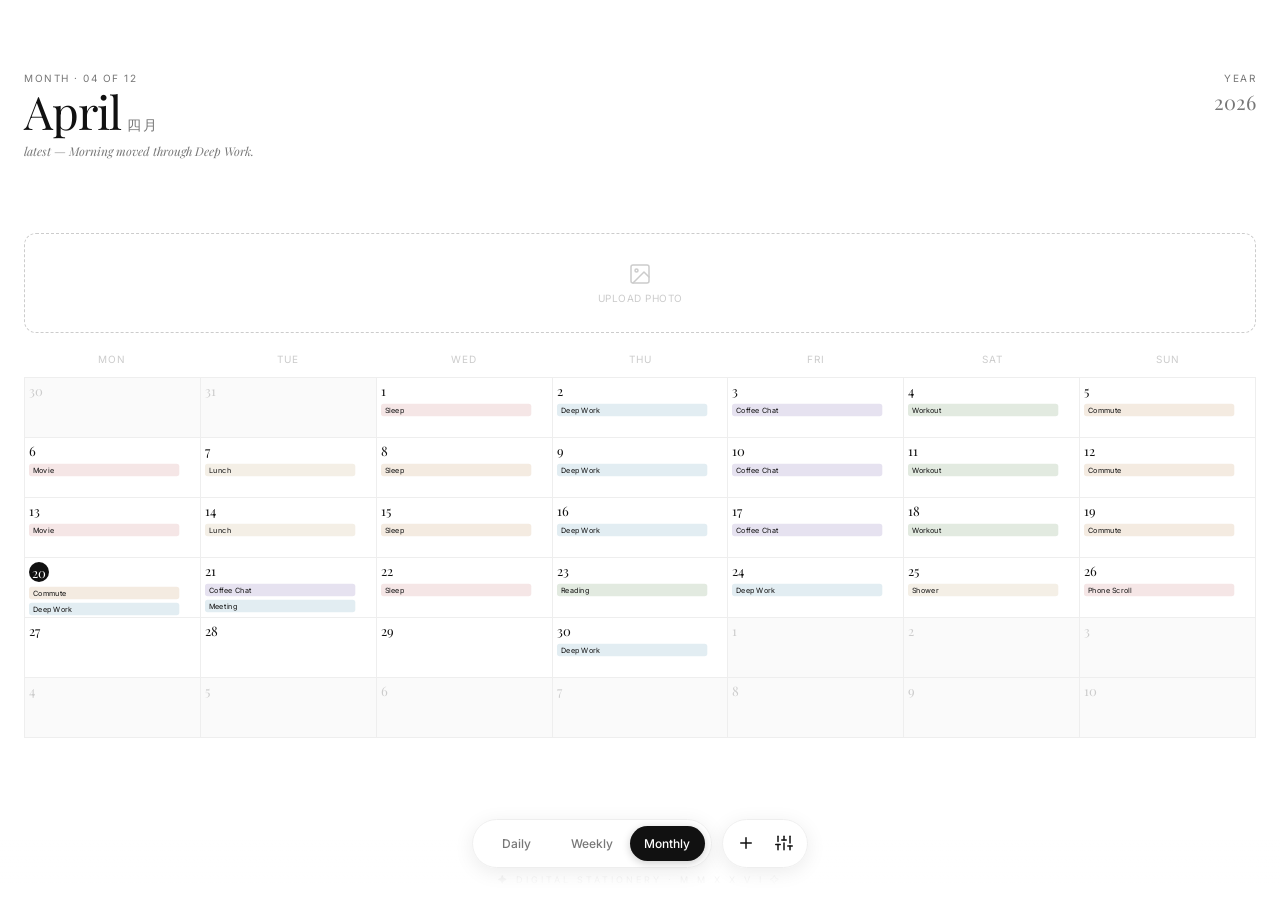
<file: schedule_v1.html>
<!DOCTYPE html>
<html lang="zh-CN">
<head>
    <meta charset="UTF-8">
    <meta name="viewport" content="width=device-width, initial-scale=1.0, maximum-scale=1.0, user-scalable=no">
    <title>行程 - 手账本风格 (V1)</title>
    <link href="https://fonts.googleapis.com/css2?family=Playfair+Display:ital,wght@0,400;0,600;1,400&family=Inter:wght@300;400;500;600&display=swap" rel="stylesheet">
    <style>
        :root {
            --bg-color: #FFFFFF;
            --text-main: #111111;
            --text-sub: #777777;
            --text-light: #CCCCCC;
            --border-color: #EEEEEE;
            --tag-pink: #F5E6E6;
            --tag-blue: #E2EDF2;
            --tag-purple: #E6E2F0;
            --tag-green: #E2EAE0;
            --tag-orange: #F4EBE1;
            --tag-yellow: #F4EFE6;
            --font-serif: 'Playfair Display', serif;
            --font-sans: 'Inter', -apple-system, sans-serif;
            --transition: 0.4s cubic-bezier(0.16, 1, 0.3, 1);
        }
        
        * { box-sizing: border-box; margin: 0; padding: 0; -webkit-tap-highlight-color: transparent; }
        body { background: var(--bg-color); display: flex; justify-content: center; align-items: center; min-height: 100vh; font-family: var(--font-sans); color: var(--text-main); overflow: hidden; }
        
        .phone { width: 100%; height: 100vh; background: var(--bg-color); position: relative; overflow: hidden; display: flex; flex-direction: column; }
        
        /* Typography */
        .serif { font-family: var(--font-serif); }
        .text-xs { font-size: 10px; text-transform: uppercase; letter-spacing: 1.5px; color: var(--text-sub); }
        .text-en-zh { display: flex; align-items: baseline; gap: 6px; }
        
        /* Header */
        .header { padding: 72px 24px 16px; position: relative; z-index: 10; }
        .header-top { display: flex; justify-content: space-between; align-items: flex-start; margin-bottom: 28px; }
        .month-title { font-size: 46px; font-weight: 400; line-height: 1; letter-spacing: -1px; }
        .month-zh { font-size: 14px; color: var(--text-sub); letter-spacing: 2px; }
        .year-title { font-size: 20px; font-weight: 400; color: var(--text-sub); text-align: right; }
        .sub-title { font-size: 12px; color: var(--text-sub); margin-top: 8px; font-style: italic; }
        
        /* Tabs */
        .tabs-wrapper { position: fixed; bottom: 32px; left: 0; width: 100%; display: flex; justify-content: center; z-index: 100; pointer-events: none; gap: 10px; }
        .tabs { pointer-events: auto; display: flex; background: rgba(255,255,255,0.9); backdrop-filter: blur(10px); -webkit-backdrop-filter: blur(10px); border-radius: 30px; padding: 6px; box-shadow: 0 4px 20px rgba(0,0,0,0.08); border: 1px solid var(--border-color); position: relative; width: 240px; justify-content: space-between;}
        .tab { flex: 1; text-align: center; padding: 10px 0; font-size: 12px; font-weight: 500; color: var(--text-sub); cursor: pointer; position: relative; z-index: 2; transition: var(--transition); border-radius: 20px; }
        .tab.active { color: #FFFFFF; }
        .tab-indicator { position: absolute; top: 6px; left: 6px; width: calc((100% - 12px) / 3); height: calc(100% - 12px); background: var(--text-main); border-radius: 20px; transition: var(--transition); z-index: 1; box-shadow: 0 2px 8px rgba(0,0,0,0.2); }
        
        /* Tools Bar */
        .tools-bar { pointer-events: auto; display: flex; background: rgba(255,255,255,0.9); backdrop-filter: blur(10px); -webkit-backdrop-filter: blur(10px); border-radius: 30px; padding: 6px; box-shadow: 0 4px 20px rgba(0,0,0,0.08); border: 1px solid var(--border-color); gap: 4px; }
        .tool-btn { width: 34px; height: 34px; border-radius: 50%; display: flex; justify-content: center; align-items: center; cursor: pointer; transition: 0.2s; color: var(--text-main); }
        .tool-btn:active { transform: scale(0.9); background: #FAFAFA; }
        
        /* Views Container */
        .views { flex: 1; position: relative; width: 100%; overflow: hidden; }
        .view { position: absolute; top: 0; left: 0; width: 100%; height: 100%; padding: 0 24px 212px; transition: var(--transition); opacity: 0; pointer-events: none; overflow-y: auto; overflow-x: hidden; transform: translateX(20px); scroll-padding-top: 36px; scroll-padding-bottom: 212px; }
        .view.active { opacity: 1; pointer-events: auto; transform: translateX(0); z-index: 2; }
        .view.left { transform: translateX(-20px); opacity: 0; }
        .view::-webkit-scrollbar { display: none; }
        
        /* Colors */
        .c-pink { background: var(--tag-pink); }
        .c-blue { background: var(--tag-blue); }
        .c-purple { background: var(--tag-purple); }
        .c-green { background: var(--tag-green); }
        .c-orange { background: var(--tag-orange); }
        .c-yellow { background: var(--tag-yellow); }
        
        /* Monthly View */
        .month-view { padding-top: 30px; }
        .weekdays { display: grid; grid-template-columns: repeat(7, 1fr); text-align: center; margin-bottom: 12px; }
        .weekday { font-size: 10px; color: var(--text-light); letter-spacing: 1px; }
        .calendar-grid { display: grid; grid-template-columns: repeat(7, 1fr); border-top: 1px solid var(--border-color); border-left: 1px solid var(--border-color); background: #fff; }
        .day-cell { height: 60px; border-right: 1px solid var(--border-color); border-bottom: 1px solid var(--border-color); padding: 4px; cursor: pointer; transition: 0.2s; position: relative; overflow: hidden; }
        .day-cell:active { background: #F5F5F5; transform: scale(0.95); z-index: 10; border-radius: 8px; box-shadow: 0 4px 10px rgba(0,0,0,0.05); border-color: transparent;}
        .day-cell.inactive { color: var(--text-light); background: #FAFAFA; }
        .day-num { font-size: 13px; font-family: var(--font-serif); margin-bottom: 4px; }
        .day-cell.today .day-num { background: var(--text-main); color: #fff; width: 20px; height: 20px; border-radius: 50%; display: flex; justify-content: center; align-items: center; }
        
        .event-pill-tiny { font-size: 8px; padding: 2px 4px; border-radius: 3px; margin-bottom: 2px; white-space: nowrap; overflow: hidden; text-overflow: ellipsis; color: var(--text-main); transform: scale(0.9); transform-origin: left center;}
        
        /* Weekly View */
        .weekly-view { padding-top: 30px; }
        .week-list { display: flex; flex-direction: column; }
        .week-day-row { display: flex; padding: 18px 0; border-bottom: 1px solid var(--border-color); cursor: pointer; transition: 0.2s; align-items: center;}
        .week-day-row:active { background: rgba(0,0,0,0.02); padding-left: 8px; }
        .week-day-info { width: 50px; flex-shrink: 0; }
        .week-day-num { font-family: var(--font-serif); font-size: 22px; }
        .week-day-name { font-size: 10px; color: var(--text-sub); text-transform: uppercase; }
        .week-events { display: flex; flex-wrap: wrap; gap: 6px; align-items: center; padding-left: 10px; }
        .event-pill { font-size: 11px; padding: 5px 12px; border-radius: 12px; color: var(--text-main); }
        
        /* Daily View (Timeline) */
        .daily-view { padding-top: 8px; padding-bottom: 36px; }
        .daily-header { display: flex; justify-content: space-between; align-items: flex-end; margin-bottom: 24px; padding-bottom: 16px; border-bottom: 1px solid var(--border-color); position: sticky; top: 0; background: var(--bg-color); z-index: 10; padding-top: 30px;}
        .daily-date h2 { font-size: 36px; font-weight: 400; }
        
        .photo-upload-area { margin-bottom: 20px; width: 100%; min-height: 100px; border: 1px dashed var(--text-light); border-radius: 12px; display: flex; justify-content: center; align-items: center; cursor: pointer; position: relative; background: transparent; transition: 0.2s; }
        .photo-upload-area:active { background: rgba(0,0,0,0.02); transform: scale(0.98); }
        .photo-upload-area.has-image { border: none; min-height: auto; }
        .photo-upload-area.has-image:active { transform: scale(1); background: transparent; }
        .upload-placeholder { display: flex; flex-direction: column; align-items: center; color: var(--text-light); font-size: 10px; gap: 6px; letter-spacing: 0.5px; text-transform: uppercase;}
        
        .timeline { position: relative; padding-left: 65px; margin-top: 20px; padding-bottom: 72px;}
        .timeline::before { content: ''; position: absolute; left: 40px; top: 0; bottom: 0; width: 1px; background: var(--border-color); }
        
        .time-slot { position: relative; margin-bottom: 32px; min-height: 40px; }
        .time-slot::before { content: ''; position: absolute; left: -25px; width: 25px; top: 50%; transform: translateY(-50%); border-top: 1px dashed var(--text-light); z-index: 1; }
        .time-label { position: absolute; left: -65px; top: 0; font-size: 11px; color: var(--text-sub); width: 35px; text-align: right; font-weight: 500;}
        .time-label span { font-size: 9px; color: var(--text-light); margin-left: 2px;}
        
        .timeline-event { position: relative; padding: 14px 16px; border-radius: 12px; cursor: pointer; transition: 0.2s; background: #FFFFFF !important; border: 1px solid var(--border-color); box-shadow: 0 2px 8px rgba(0,0,0,0.02); }
        .timeline-event::after { content: ''; position: absolute; left: -1px; top: 15px; bottom: 15px; width: 4px; background: var(--text-light); border-radius: 4px; z-index: 3; }
        .timeline-event:active { transform: scale(0.98); background: #FAFAFA !important; }
        .timeline-event::before { content: ''; position: absolute; left: -31px; top: 50%; transform: translateY(-50%); width: 8px; height: 8px; border-radius: 50%; background: var(--bg-color); border: 2px solid var(--text-light); z-index: 2; transition: 0.3s; }
        .timeline-event:active::before { border-color: var(--text-main); background: var(--text-main); transform: translateY(-50%) scale(1.2);}
        
        .event-title { font-size: 14px; font-weight: 500; margin-bottom: 6px; display: flex; justify-content: space-between;}
        .event-time { font-size: 11px; color: var(--text-sub); font-family: var(--font-sans);}
        .event-desc { font-size: 12px; color: var(--text-sub); line-height: 1.5; }
        
        /* Decor */
        .footer-dec { position: absolute; bottom: 15px; width: 100%; text-align: center; font-size: 9px; color: var(--text-light); letter-spacing: 3px; pointer-events: none;}
        .glass-blur { position: absolute; bottom: 0; left: 0; width: 100%; height: 60px; background: linear-gradient(to top, var(--bg-color) 20%, transparent); pointer-events: none; z-index: 5;}
        
        /* Page flip effect classes */
        .flip-left { animation: flipL 0.5s cubic-bezier(0.25, 1, 0.5, 1) forwards; }
        .flip-right { animation: flipR 0.5s cubic-bezier(0.25, 1, 0.5, 1) forwards; }
        
        @keyframes flipL {
            0% { transform: perspective(1000px) rotateY(0deg) translateX(0); opacity: 1; }
            100% { transform: perspective(1000px) rotateY(-15deg) translateX(-30px); opacity: 0; }
        }
        @keyframes flipR {
            0% { transform: perspective(1000px) rotateY(15deg) translateX(30px); opacity: 0; }
            100% { transform: perspective(1000px) rotateY(0deg) translateX(0); opacity: 1; }
        }
        @keyframes fadeInScale {
            0% { opacity: 0; transform: scale(0.95) translateY(10px); }
            100% { opacity: 1; transform: scale(1) translateY(0); }
        }
        .animate-in { animation: fadeInScale 0.5s cubic-bezier(0.25, 1, 0.5, 1) forwards; }
        
        /* Settings Popup */
        .settings-overlay { position: absolute; top: 0; left: 0; width: 100%; height: 100%; background: rgba(0,0,0,0.4); backdrop-filter: blur(4px); -webkit-backdrop-filter: blur(4px); z-index: 200; opacity: 0; pointer-events: none; transition: 0.3s; }
        .settings-overlay.active { opacity: 1; pointer-events: auto; }
        .settings-popup { position: absolute; bottom: -100%; left: 0; width: 100%; background: #FFFFFF; border-radius: 30px 30px 0 0; padding: 30px 24px 40px; z-index: 201; transition: 0.4s cubic-bezier(0.16, 1, 0.3, 1); box-shadow: 0 -10px 40px rgba(0,0,0,0.1); display: flex; flex-direction: column;}
        .settings-popup.active { bottom: 0; }
        .settings-header { display: flex; justify-content: space-between; align-items: center; margin-bottom: 24px; }
        .settings-title { font-size: 20px; font-weight: 600; font-family: var(--font-serif); }
        .settings-close { width: 30px; height: 30px; background: #F5F5F5; border-radius: 50%; display: flex; justify-content: center; align-items: center; cursor: pointer; transition: 0.2s;}
        .settings-close:active { transform: scale(0.9); }
        
        /* Switch */
        .setting-row { display: flex; justify-content: space-between; align-items: center; padding: 12px 0; border-bottom: 1px solid var(--border-color); }
        .setting-label { font-size: 14px; font-weight: 500; }
        .setting-sub { font-size: 11px; color: var(--text-sub); margin-top: 4px; }
        .switch { position: relative; width: 44px; height: 24px; background: #E0E0E0; border-radius: 12px; cursor: pointer; transition: 0.3s; flex-shrink: 0;}
        .switch::after { content: ''; position: absolute; left: 2px; top: 2px; width: 20px; height: 20px; background: #FFF; border-radius: 50%; transition: 0.3s; box-shadow: 0 2px 4px rgba(0,0,0,0.1); }
        .switch.active { background: #111; }
        .switch.active::after { transform: translateX(20px); }
        
        .setting-subrow { display: none; padding: 12px 0; border-bottom: 1px solid var(--border-color); }
        .setting-subrow.active { display: flex; justify-content: space-between; align-items: center; animation: fadeIn 0.3s forwards; }
        .number-input { width: 60px; padding: 6px; border: 1px solid var(--border-color); border-radius: 8px; text-align: center; font-size: 14px; outline: none; background: #FAFAFA; color: var(--text-main);}
        
        /* Palette Options */
        .palette-row { padding: 16px 0 8px; }
        .palette-title { font-size: 14px; font-weight: 500; margin-bottom: 12px; }
        .palettes { display: flex; gap: 12px; overflow-x: auto; padding-bottom: 10px; }
        .palettes::-webkit-scrollbar { display: none; }
        .palette-item { flex: 1; min-width: 60px; padding: 12px 8px; border: 2px solid transparent; background: #FAFAFA; border-radius: 12px; display: flex; flex-direction: column; align-items: center; gap: 8px; cursor: pointer; transition: 0.2s; }
        .palette-item.active { border-color: var(--text-main); background: #FFF; box-shadow: 0 4px 12px rgba(0,0,0,0.05); }
        .palette-colors { display: flex; gap: 4px; }
        .p-color { width: 12px; height: 12px; border-radius: 50%; }
        
        .custom-palette-area { display: none; padding: 16px; background: #FAFAFA; border-radius: 12px; margin-top: 12px; border: 1px solid var(--border-color);}
        .custom-palette-area.active { display: block; animation: fadeIn 0.3s forwards; }
        .cp-row { display: flex; justify-content: space-between; align-items: center; margin-bottom: 12px; font-size: 13px; font-weight: 500;}
        .cp-row:last-child { margin-bottom: 0; }
        .cp-row input[type="color"] { width: 28px; height: 28px; padding: 0; border: none; border-radius: 6px; cursor: pointer; background: transparent;}
        
        @keyframes fadeIn { from { opacity: 0; transform: translateY(-5px); } to { opacity: 1; transform: translateY(0); } }
        
        /* Theme Overrides */
        .theme-mono .c-pink, .theme-mono .c-blue, .theme-mono .c-purple, .theme-mono .c-green, .theme-mono .c-orange, .theme-mono .c-yellow { background: #E0E0E0 !important; color: #333 !important; }
        .theme-mono .event-dot { background: #555 !important; }
        
        .theme-custom .time-slot.type-pink::before, .theme-custom .time-slot.type-orange::before { border-color: var(--custom-dashed-1) !important; }
        .theme-custom .time-slot.type-blue::before, .theme-custom .time-slot.type-yellow::before { border-color: var(--custom-dashed-2) !important; }
        .theme-custom .time-slot.type-purple::before { border-color: var(--custom-dashed-3) !important; }
        .theme-custom .time-slot.type-green::before { border-color: var(--custom-dashed-4) !important; }
        
        .theme-custom .timeline-event.c-pink::before, .theme-custom .timeline-event.c-orange::before { border-color: var(--custom-dot-1) !important; }
        .theme-custom .timeline-event.c-blue::before, .theme-custom .timeline-event.c-yellow::before { border-color: var(--custom-dot-2) !important; }
        .theme-custom .timeline-event.c-purple::before { border-color: var(--custom-dot-3) !important; }
        .theme-custom .timeline-event.c-green::before { border-color: var(--custom-dot-4) !important; }
        
        .theme-custom .timeline-event.c-pink:active::before, .theme-custom .timeline-event.c-orange:active::before { background: var(--custom-dot-1) !important; }
        .theme-custom .timeline-event.c-blue:active::before, .theme-custom .timeline-event.c-yellow:active::before { background: var(--custom-dot-2) !important; }
        .theme-custom .timeline-event.c-purple:active::before { background: var(--custom-dot-3) !important; }
        .theme-custom .timeline-event.c-green:active::before { background: var(--custom-dot-4) !important; }
        
        .theme-custom .c-pink, .theme-custom .event-dot.c-pink { background: var(--custom-tag-1) !important; color: #111 !important; }
        .theme-custom .c-blue, .theme-custom .event-dot.c-blue { background: var(--custom-tag-2) !important; color: #111 !important; }
        .theme-custom .c-purple, .theme-custom .event-dot.c-purple { background: var(--custom-tag-3) !important; color: #111 !important; }
        .theme-custom .c-green, .theme-custom .event-dot.c-green { background: var(--custom-tag-4) !important; color: #111 !important; }
        .theme-custom .c-orange, .theme-custom .event-dot.c-orange { background: var(--custom-tag-1) !important; color: #111 !important; }
        .theme-custom .c-yellow, .theme-custom .event-dot.c-yellow { background: var(--custom-tag-2) !important; color: #111 !important; }
        
        .theme-custom .timeline-event.c-pink, .theme-custom .timeline-event.c-orange { background: var(--custom-card-bg-1) !important; }
        .theme-custom .timeline-event.c-blue, .theme-custom .timeline-event.c-yellow { background: var(--custom-card-bg-2) !important; }
        .theme-custom .timeline-event.c-purple { background: var(--custom-card-bg-3) !important; }
        .theme-custom .timeline-event.c-green { background: var(--custom-card-bg-4) !important; }
        
        .theme-custom .timeline-event.c-pink::after, .theme-custom .timeline-event.c-orange::after { background: var(--custom-vline-1) !important; }
        .theme-custom .timeline-event.c-blue::after, .theme-custom .timeline-event.c-yellow::after { background: var(--custom-vline-2) !important; }
        .theme-custom .timeline-event.c-purple::after { background: var(--custom-vline-3) !important; }
        .theme-custom .timeline-event.c-green::after { background: var(--custom-vline-4) !important; }

    </style>
</head>
<body>

<div class="phone">
    
    <div class="header">
        <div class="header-top">
            <div>
                <div class="text-xs" style="margin-bottom: 4px;">MONTH · 04 OF 12</div>
                <div class="text-en-zh">
                    <h1 class="month-title serif">April</h1>
                    <span class="month-zh">四月</span>
                </div>
                <div class="sub-title serif">latest — Morning moved through Deep Work.</div>
            </div>
            <div>
                <div class="text-xs" style="margin-bottom: 4px; text-align: right;">YEAR</div>
                <h2 class="year-title serif">2026</h2>
            </div>
        </div>
        
    </div>

    <div class="views">
        <!-- Daily View -->
        <div class="view left" id="view-daily">
            <div class="daily-view">
                <div class="daily-header">
                    <div class="daily-date">
                        <div class="text-xs" id="daily-weekday">MONDAY</div>
                        <h2 class="serif" id="daily-day">20th <span style="font-size: 20px; color: var(--text-sub)">of April</span></h2>
                    </div>
                    <div class="text-xs">WEEK 17</div>
                </div>
                
                <div class="timeline" id="daily-timeline">
                    <!-- Injected by JS -->
                </div>
            </div>
        </div>

        <!-- Weekly View -->
        <div class="view left" id="view-weekly">
            <div class="weekly-view">
                <div style="display: flex; justify-content: space-between; border-bottom: 1px solid var(--border-color); padding-bottom: 10px; margin-bottom: 10px;">
                    <div class="text-xs">THE WEEK</div>
                    <div class="text-xs">APR 20 — APR 26</div>
                </div>
                <div class="week-list" id="weekly-list">
                    <!-- Injected by JS -->
                </div>
            </div>
        </div>

        <!-- Monthly View -->
        <div class="view active" id="view-monthly">
            <div class="month-view">
                <div class="photo-upload-area" id="photo-upload-area" onclick="document.getElementById('photo-input').click()">
                    <div class="upload-placeholder" id="upload-placeholder">
                        <svg width="24" height="24" viewBox="0 0 24 24" fill="none" stroke="currentColor" stroke-width="1.5" stroke-linecap="round" stroke-linejoin="round"><rect x="3" y="3" width="18" height="18" rx="2" ry="2"></rect><circle cx="8.5" cy="8.5" r="1.5"></circle><polyline points="21 15 16 10 5 21"></polyline></svg>
                        <span>Upload Photo</span>
                    </div>
                    <img id="uploaded-photo" alt="Uploaded" style="display: none; max-width: 100%; max-height: 300px; object-fit: contain; background: transparent; border-radius: 12px;">
                    <input type="file" id="photo-input" accept="image/*" style="display: none;" onchange="handlePhotoUpload(event)">
                </div>
                <div class="weekdays">
                    <div class="weekday">MON</div>
                    <div class="weekday">TUE</div>
                    <div class="weekday">WED</div>
                    <div class="weekday">THU</div>
                    <div class="weekday">FRI</div>
                    <div class="weekday">SAT</div>
                    <div class="weekday">SUN</div>
                </div>
                <div class="calendar-grid" id="calendar-grid">
                    <!-- Injected by JS -->
                </div>
            </div>
        </div>
    </div>

    <div class="glass-blur"></div>
    <div class="footer-dec">✦ DIGITAL STATIONERY · M M X X V I ✧</div>

    <div class="tabs-wrapper">
        <div class="tabs" id="tabs">
            <div class="tab-indicator" id="tab-indicator"></div>
            <div class="tab" onclick="switchTab('daily', 0)">Daily</div>
            <div class="tab" onclick="switchTab('weekly', 1)">Weekly</div>
            <div class="tab active" onclick="switchTab('monthly', 2)">Monthly</div>
        </div>
        <div class="tools-bar">
            <div class="tool-btn">
                <svg width="18" height="18" viewBox="0 0 24 24" fill="none" stroke="currentColor" stroke-width="2" stroke-linecap="round" stroke-linejoin="round"><line x1="12" y1="5" x2="12" y2="19"></line><line x1="5" y1="12" x2="19" y2="12"></line></svg>
            </div>
            <div class="tool-btn" onclick="toggleSettings()">
                <svg width="18" height="18" viewBox="0 0 24 24" fill="none" stroke="currentColor" stroke-width="2" stroke-linecap="round" stroke-linejoin="round"><line x1="4" y1="21" x2="4" y2="14"></line><line x1="4" y1="10" x2="4" y2="3"></line><line x1="12" y1="21" x2="12" y2="12"></line><line x1="12" y1="8" x2="12" y2="3"></line><line x1="20" y1="21" x2="20" y2="16"></line><line x1="20" y1="12" x2="20" y2="3"></line><line x1="1" y1="14" x2="7" y2="14"></line><line x1="9" y1="8" x2="15" y2="8"></line><line x1="17" y1="16" x2="23" y2="16"></line></svg>
            </div>
        </div>
    </div>

    <!-- Settings Overlay & Popup -->
    <div class="settings-overlay" id="settings-overlay" onclick="toggleSettings()"></div>
    <div class="settings-popup" id="settings-popup">
        <div class="settings-header">
            <h3 class="settings-title">Settings</h3>
            <div class="settings-close" onclick="toggleSettings()">
                <svg width="16" height="16" viewBox="0 0 24 24" fill="none" stroke="currentColor" stroke-width="2" stroke-linecap="round" stroke-linejoin="round"><line x1="18" y1="6" x2="6" y2="18"></line><line x1="6" y1="6" x2="18" y2="18"></line></svg>
            </div>
        </div>

        <div class="setting-row">
            <div>
                <div class="setting-label">自动调整行程安排</div>
                <div class="setting-sub">Auto-adjust schedule</div>
            </div>
            <div class="switch" id="auto-adjust-switch" onclick="toggleAutoAdjust()"></div>
        </div>
        
        <div class="setting-subrow" id="auto-adjust-subrow">
            <div class="setting-label" style="font-size: 13px; color: var(--text-sub);">调整间隔 (消息数)</div>
            <input type="number" class="number-input" value="5" min="1">
        </div>

        <div class="palette-row">
            <div class="palette-title">色卡设置 Color Palette</div>
            <div class="palettes">
                <div class="palette-item active" onclick="setPalette('default', this)">
                    <div class="palette-colors">
                        <div class="p-color" style="background: #E2EDF2;"></div>
                        <div class="p-color" style="background: #F5E6E6;"></div>
                        <div class="p-color" style="background: #E6E2F0;"></div>
                    </div>
                    <span style="font-size: 11px; font-weight: 500;">Default</span>
                </div>
                <div class="palette-item" onclick="setPalette('mono', this)">
                    <div class="palette-colors">
                        <div class="p-color" style="background: #111;"></div>
                        <div class="p-color" style="background: #777;"></div>
                        <div class="p-color" style="background: #CCC;"></div>
                    </div>
                    <span style="font-size: 11px; font-weight: 500;">Mono</span>
                </div>
                <div class="palette-item" onclick="setPalette('custom', this)">
                    <div class="palette-colors">
                        <svg width="14" height="14" viewBox="0 0 24 24" fill="none" stroke="currentColor" stroke-width="2" stroke-linecap="round" stroke-linejoin="round"><circle cx="12" cy="12" r="10"></circle><line x1="12" y1="8" x2="12" y2="16"></line><line x1="8" y1="12" x2="16" y2="12"></line></svg>
                    </div>
                    <span style="font-size: 11px; font-weight: 500;">Custom</span>
                </div>
            </div>

            <!-- Custom Palette Options -->
            <div class="custom-palette-area" id="custom-palette-area">
                <div class="cp-row">
                    <span>外面虚线 Dashed Line</span>
                    <div style="display: flex; gap: 4px;">
                        <input type="color" id="cp-dashed-1" value="#CCCCCC" oninput="updateCustomColors()">
                        <input type="color" id="cp-dashed-2" value="#BBBBBB" oninput="updateCustomColors()">
                        <input type="color" id="cp-dashed-3" value="#AAAAAA" oninput="updateCustomColors()">
                        <input type="color" id="cp-dashed-4" value="#999999" oninput="updateCustomColors()">
                    </div>
                </div>
                <div class="cp-row">
                    <span>圆 Circle/Dot</span>
                    <div style="display: flex; gap: 4px;">
                        <input type="color" id="cp-dot-1" value="#111111" oninput="updateCustomColors()">
                        <input type="color" id="cp-dot-2" value="#222222" oninput="updateCustomColors()">
                        <input type="color" id="cp-dot-3" value="#333333" oninput="updateCustomColors()">
                        <input type="color" id="cp-dot-4" value="#444444" oninput="updateCustomColors()">
                    </div>
                </div>
                <div class="cp-row">
                    <span>竖线 Vertical Line</span>
                    <div style="display: flex; gap: 4px;">
                        <input type="color" id="cp-vline-1" value="#E2EDF2" oninput="updateCustomColors()">
                        <input type="color" id="cp-vline-2" value="#F5E6E6" oninput="updateCustomColors()">
                        <input type="color" id="cp-vline-3" value="#E6E2F0" oninput="updateCustomColors()">
                        <input type="color" id="cp-vline-4" value="#E2EAE0" oninput="updateCustomColors()">
                    </div>
                </div>
                <div class="cp-row">
                    <span>日计划卡片背景 Card Background</span>
                    <div style="display: flex; gap: 4px;">
                        <input type="color" id="cp-card-bg-1" value="#FFFFFF" oninput="updateCustomColors()">
                        <input type="color" id="cp-card-bg-2" value="#FAFAFA" oninput="updateCustomColors()">
                        <input type="color" id="cp-card-bg-3" value="#F5F5F5" oninput="updateCustomColors()">
                        <input type="color" id="cp-card-bg-4" value="#F0F0F0" oninput="updateCustomColors()">
                    </div>
                </div>
                <div class="cp-row">
                    <span>标注 Markers</span>
                    <div style="display: flex; gap: 4px;">
                        <input type="color" id="cp-tag-1" value="#E2EDF2" oninput="updateCustomColors()">
                        <input type="color" id="cp-tag-2" value="#F5E6E6" oninput="updateCustomColors()">
                        <input type="color" id="cp-tag-3" value="#E6E2F0" oninput="updateCustomColors()">
                        <input type="color" id="cp-tag-4" value="#E2EAE0" oninput="updateCustomColors()">
                    </div>
                </div>
            </div>
        </div>
    </div>

</div>

<script>
    const eventsData = {
        1: [{ title: "Sleep", type: "pink" }],
        2: [{ title: "Deep Work", type: "blue" }],
        3: [{ title: "Coffee Chat", type: "purple" }],
        4: [{ title: "Workout", type: "green" }],
        5: [{ title: "Commute", type: "orange" }],
        6: [{ title: "Movie", type: "pink" }],
        7: [{ title: "Lunch", type: "yellow" }],
        8: [{ title: "Sleep", type: "orange" }],
        9: [{ title: "Deep Work", type: "blue" }],
        10: [{ title: "Coffee Chat", type: "purple" }],
        11: [{ title: "Workout", type: "green" }],
        12: [{ title: "Commute", type: "orange" }],
        13: [{ title: "Movie", type: "pink" }],
        14: [{ title: "Lunch", type: "yellow" }],
        15: [{ title: "Sleep", type: "orange" }],
        16: [{ title: "Deep Work", type: "blue" }],
        17: [{ title: "Coffee Chat", type: "purple" }],
        18: [{ title: "Workout", type: "green" }],
        19: [{ title: "Commute", type: "orange" }],
        20: [
            { title: "Commute", type: "orange", time: "08:30", desc: "Morning drive to the city center." },
            { title: "Deep Work", type: "blue", time: "09:30", desc: "Focus time on the new project UI/UX design." },
            { title: "Lunch", type: "yellow", time: "12:30", desc: "Salad and coffee." },
            { title: "Workout", type: "green", time: "18:00", desc: "Evening run in the park." }
        ],
        21: [
            { title: "Coffee Chat", type: "purple", time: "10:00", desc: "Catch up with Sarah." },
            { title: "Meeting", type: "blue", time: "14:00", desc: "Weekly sync with the team." }
        ],
        22: [{ title: "Sleep", type: "pink" }],
        23: [{ title: "Reading", type: "green" }],
        24: [{ title: "Deep Work", type: "blue" }],
        25: [{ title: "Shower", type: "yellow" }, { title: "+3 MORE", type: "dots" }],
        26: [{ title: "Phone Scroll", type: "pink" }, { title: "+4 MORE", type: "dots" }],
        30: [{ title: "Deep Work", type: "blue" }]
    };

    // Render Monthly View
    const grid = document.getElementById('calendar-grid');
    // Dummy days for previous month
    for(let i=30; i<=31; i++) {
        grid.innerHTML += `<div class="day-cell inactive"><div class="day-num">${i}</div></div>`;
    }
    // Days for April
    for(let i=1; i<=30; i++) {
        let evts = eventsData[i] || [];
        let pillsHtml = evts.map(e => {
            if(e.type === 'dots') return `<div class="event-dots"><div class="event-dot c-pink"></div><div class="event-dot c-blue"></div><div class="event-dot c-green"></div></div>`;
            return `<div class="event-pill-tiny c-${e.type}">${e.title}</div>`;
        }).join('');
        
        let cls = i === 20 ? 'day-cell today' : 'day-cell';
        grid.innerHTML += `
            <div class="${cls}" onclick="openDay(${i})">
                <div class="day-num">${i}</div>
                ${pillsHtml}
            </div>
        `;
    }
    // Next month
    for(let i=1; i<=10; i++) {
        grid.innerHTML += `<div class="day-cell inactive"><div class="day-num">${i}</div></div>`;
    }

    // Render Weekly View (showing week of 20th)
    const weekList = document.getElementById('weekly-list');
    const weekDays = ['MON', 'TUE', 'WED', 'THU', 'FRI', 'SAT', 'SUN'];
    for(let i=20; i<=26; i++) {
        let d = weekDays[i-20];
        let evts = eventsData[i] || [];
        if(i===25) evts = [{title:"Shower",type:"yellow"},{title:"Sleep",type:"pink"},{title:"Deep Work",type:"blue"}];
        if(i===26) evts = [{title:"Phone Scroll",type:"pink"},{title:"Sleep",type:"orange"}];
        
        let pillsHtml = evts.map(e => `<div class="event-pill c-${e.type}">${e.title}</div>`).join('');
        
        weekList.innerHTML += `
            <div class="week-day-row" onclick="openDay(${i})">
                <div class="week-day-info">
                    <div class="week-day-num">${i}</div>
                    <div class="week-day-name">${d}</div>
                </div>
                <div class="week-events">${pillsHtml}</div>
            </div>
        `;
    }

    // Tab Switching
    const tabs = document.querySelectorAll('.tab');
    const indicator = document.getElementById('tab-indicator');
    const views = {
        'daily': document.getElementById('view-daily'),
        'weekly': document.getElementById('view-weekly'),
        'monthly': document.getElementById('view-monthly')
    };

    let currentTabIndex = 2; // Monthly
    let currentTabName = 'monthly';

    function switchTab(tabName, index) {
        if(currentTabIndex === index) return;
        
        tabs.forEach(t => t.classList.remove('active'));
        tabs[index].classList.add('active');
        indicator.style.left = `calc(6px + (100% - 12px) / 3 * ${index})`;
        
        let oldView = views[currentTabName];
        let newView = views[tabName];
        
        // Directional animation
        if(index < currentTabIndex) {
            oldView.className = 'view right';
            newView.className = 'view active left';
            setTimeout(() => newView.classList.remove('left'), 50);
        } else {
            oldView.className = 'view left';
            newView.className = 'view active right';
            setTimeout(() => newView.classList.remove('right'), 50);
        }
        
        // Trigger inner animations
        Array.from(newView.children).forEach(child => {
            child.classList.remove('animate-in');
            void child.offsetWidth; // trigger reflow
            child.classList.add('animate-in');
        });

        currentTabIndex = index;
        currentTabName = tabName;
    }

    function openDay(day) {
        // Update daily view data
        const timeline = document.getElementById('daily-timeline');
        let evts = eventsData[day];
        
        // Add default data if none exists
        if(!evts || !evts[0].time) {
            evts = [
                { title: "Morning Routine", type: "yellow", time: "08:00", desc: "Breakfast and reading." },
                { title: "Deep Work", type: "blue", time: "10:00", desc: "Focused project time." },
                { title: "Break", type: "pink", time: "15:00", desc: "Coffee and stretch." }
            ];
        }

        timeline.innerHTML = evts.map((e, idx) => {
            let delay = idx * 0.1;
            return `
            <div class="time-slot type-${e.type}" style="animation: fadeInScale 0.4s ${delay}s both;">
                <div class="time-label">${e.time.split(':')[0]}<span>${e.time.split(':')[1]}</span></div>
                <div class="timeline-event c-${e.type}">
                    <div class="event-title">
                        <span>${e.title}</span>
                        <span class="event-time">${e.time}</span>
                    </div>
                    <div class="event-desc">${e.desc}</div>
                </div>
            </div>
        `}).join('');
        
        let suffix = 'th';
        if(day%10 === 1 && day !== 11) suffix = 'st';
        if(day%10 === 2 && day !== 12) suffix = 'nd';
        if(day%10 === 3 && day !== 13) suffix = 'rd';
        
        document.getElementById('daily-day').innerHTML = `${day}<sup>${suffix}</sup> <span style="font-size: 20px; color: var(--text-sub)">of April</span>`;
        document.getElementById('daily-weekday').innerText = ['SUN','MON','TUE','WED','THU','FRI','SAT'][new Date(2026, 3, day).getDay()];

        // Switch to daily tab
        switchTab('daily', 0);
    }
    
    // Settings Logic
    function toggleSettings() {
        document.getElementById('settings-overlay').classList.toggle('active');
        document.getElementById('settings-popup').classList.toggle('active');
    }

    function toggleAutoAdjust() {
        const sw = document.getElementById('auto-adjust-switch');
        sw.classList.toggle('active');
        const subrow = document.getElementById('auto-adjust-subrow');
        if(sw.classList.contains('active')) {
            subrow.classList.add('active');
        } else {
            subrow.classList.remove('active');
        }
    }

    function setPalette(type, el) {
        document.querySelectorAll('.palette-item').forEach(i => i.classList.remove('active'));
        el.classList.add('active');
        
        document.body.classList.remove('theme-mono', 'theme-custom');
        document.getElementById('custom-palette-area').classList.remove('active');
        
        if(type === 'mono') {
            document.body.classList.add('theme-mono');
        } else if(type === 'custom') {
            document.body.classList.add('theme-custom');
            document.getElementById('custom-palette-area').classList.add('active');
            updateCustomColors();
        }
    }

    function updateCustomColors() {
        const dashed1 = document.getElementById('cp-dashed-1').value;
        const dashed2 = document.getElementById('cp-dashed-2').value;
        const dashed3 = document.getElementById('cp-dashed-3').value;
        const dashed4 = document.getElementById('cp-dashed-4').value;
        
        const dot1 = document.getElementById('cp-dot-1').value;
        const dot2 = document.getElementById('cp-dot-2').value;
        const dot3 = document.getElementById('cp-dot-3').value;
        const dot4 = document.getElementById('cp-dot-4').value;
        
        const vline1 = document.getElementById('cp-vline-1').value;
        const vline2 = document.getElementById('cp-vline-2').value;
        const vline3 = document.getElementById('cp-vline-3').value;
        const vline4 = document.getElementById('cp-vline-4').value;
        
        const cardBg1 = document.getElementById('cp-card-bg-1').value;
        const cardBg2 = document.getElementById('cp-card-bg-2').value;
        const cardBg3 = document.getElementById('cp-card-bg-3').value;
        const cardBg4 = document.getElementById('cp-card-bg-4').value;
        
        const tag1 = document.getElementById('cp-tag-1').value;
        const tag2 = document.getElementById('cp-tag-2').value;
        const tag3 = document.getElementById('cp-tag-3').value;
        const tag4 = document.getElementById('cp-tag-4').value;
        
        document.documentElement.style.setProperty('--custom-dashed-1', dashed1);
        document.documentElement.style.setProperty('--custom-dashed-2', dashed2);
        document.documentElement.style.setProperty('--custom-dashed-3', dashed3);
        document.documentElement.style.setProperty('--custom-dashed-4', dashed4);
        
        document.documentElement.style.setProperty('--custom-dot-1', dot1);
        document.documentElement.style.setProperty('--custom-dot-2', dot2);
        document.documentElement.style.setProperty('--custom-dot-3', dot3);
        document.documentElement.style.setProperty('--custom-dot-4', dot4);
        
        document.documentElement.style.setProperty('--custom-vline-1', vline1);
        document.documentElement.style.setProperty('--custom-vline-2', vline2);
        document.documentElement.style.setProperty('--custom-vline-3', vline3);
        document.documentElement.style.setProperty('--custom-vline-4', vline4);
        
        document.documentElement.style.setProperty('--custom-card-bg-1', cardBg1);
        document.documentElement.style.setProperty('--custom-card-bg-2', cardBg2);
        document.documentElement.style.setProperty('--custom-card-bg-3', cardBg3);
        document.documentElement.style.setProperty('--custom-card-bg-4', cardBg4);
        
        document.documentElement.style.setProperty('--custom-tag-1', tag1);
        document.documentElement.style.setProperty('--custom-tag-2', tag2);
        document.documentElement.style.setProperty('--custom-tag-3', tag3);
        document.documentElement.style.setProperty('--custom-tag-4', tag4);
    }

    // Handle Photo Upload
    function handlePhotoUpload(event) {
        const file = event.target.files[0];
        if (file) {
            const reader = new FileReader();
            reader.onload = function(e) {
                const img = document.getElementById('uploaded-photo');
                const placeholder = document.getElementById('upload-placeholder');
                const area = document.getElementById('photo-upload-area');
                
                img.src = e.target.result;
                img.style.display = 'block';
                placeholder.style.display = 'none';
                area.classList.add('has-image');
            }
            reader.readAsDataURL(file);
        }
    }

    // Init daily view with day 20
    openDay(20);
    // Reset to monthly for default state without animation blink
    setTimeout(() => { switchTab('monthly', 2); }, 100);

</script>
</body>
</html>
</file>
